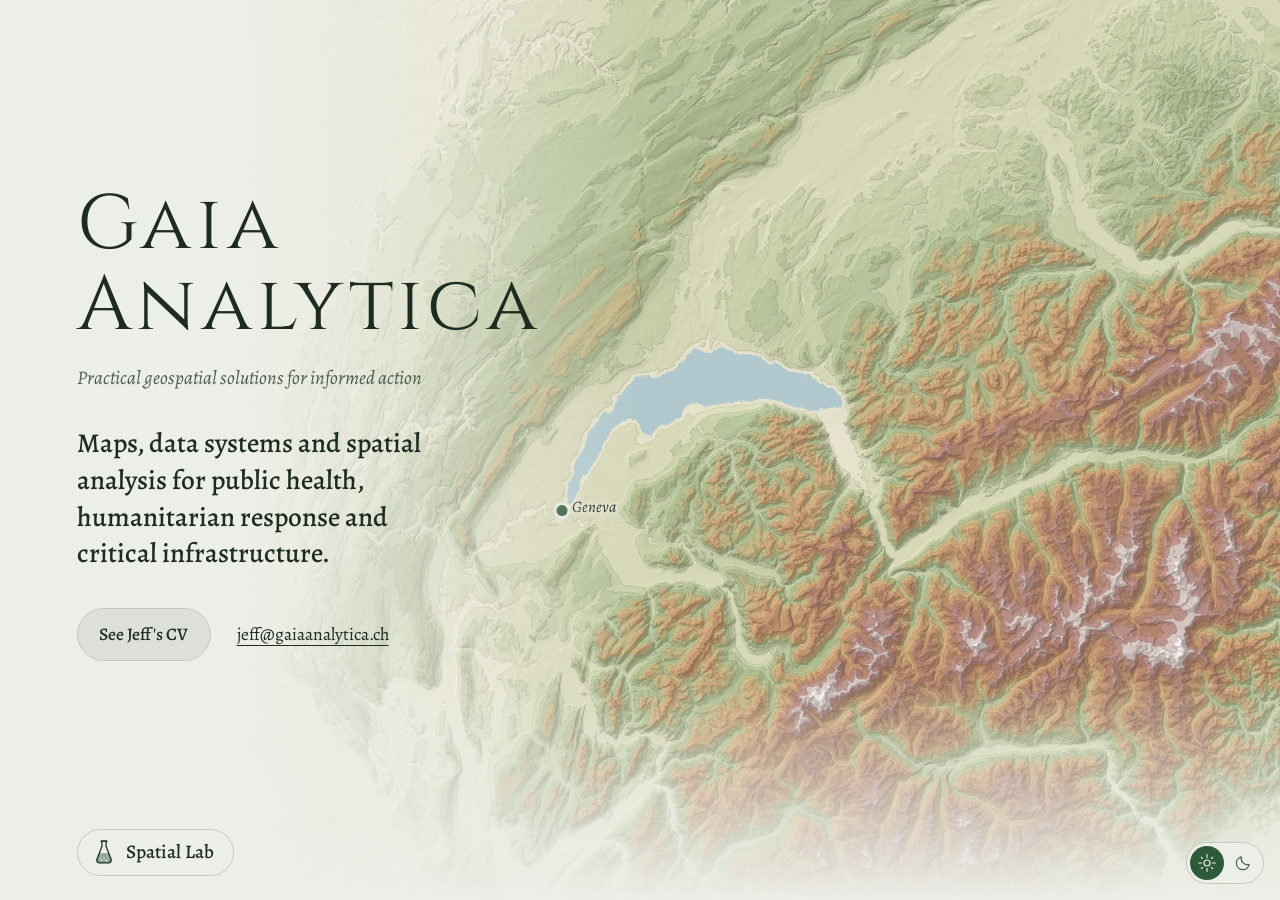
<file: index.html>
<!DOCTYPE html>
<html lang="en" data-theme="paper">
<head>

<meta charset="UTF-8">
<meta name="viewport" content="width=device-width, initial-scale=1.0">
<meta name="description" content="Practical geospatial solutions for informed action. GIS, data visualization and humanitarian mapping.">
<meta property="og:title" content="Gaia Analytica">
<meta property="og:description" content="Practical geospatial solutions for informed action.">
<meta property="og:url" content="https://gaiaanalytica.ch">
<meta property="og:type" content="website">
<meta property="og:image" content="https://gaiaanalytica.ch/og-image.jpg">
<title>Gaia Analytica</title>
<link rel="canonical" href="https://gaiaanalytica.ch/">
<link rel="icon" type="image/svg+xml" href="favicon.svg">
<link rel="preload" href="fonts/cinzel-normal-400.woff2" as="font" type="font/woff2" crossorigin>
<link rel="preload" href="fonts/alegreya-normal-400.woff2" as="font" type="font/woff2" crossorigin>
<link rel="stylesheet" href="fonts/fonts.css">
<style>
:root {
  --ground: #eceee8; --ink: #1d2b21; --ink-soft: #4b5b4f; --rule: #c3cabd;
  --forest: #2f5a3a; --ochre: #7a5a12; --water: #b6ccd3; --coast: rgba(29, 43, 33, 0.35);
  --relief-filter: none; --relief-blend: normal; --relief-opacity: 1; --fade: #eceee8;
  --serif: 'Alegreya', Georgia, serif; --display: 'Cinzel', serif;
}
:root[data-theme="dark"] {
  --ground: #0b120d; --ink: #e6e1cf; --ink-soft: #b4b8a4; --rule: #2a3a2d;
  --forest: #a9c47a; --ochre: #d8b862; --water: #1a2f36; --coast: rgba(200, 215, 170, 0.28);
  --relief-filter: none; --relief-blend: screen; --relief-opacity: 0.55; --fade: #0b120d;
}
* { margin: 0; padding: 0; box-sizing: border-box; }
html, body { height: 100%; }
body { background: var(--ground); color: var(--ink); font-family: var(--serif); font-size: 1.1875rem; line-height: 1.6; -webkit-font-smoothing: antialiased; overflow: hidden; }
a { color: inherit; }
:focus-visible { outline: 2px solid var(--forest); outline-offset: 3px; border-radius: 2px; }

/* light theme shows the layer-cake terrain, dark theme shows the original ink relief */
:root[data-theme="dark"] .map.cake { display: none; }
:root:not([data-theme="dark"]) .map.ink { display: none; }
.hero { --hh: 100svh; position: fixed; inset: 0; overflow: hidden; isolation: isolate; }
.map { --ratio: 2.348; --mw: max(118%, calc(var(--hh) * var(--ratio))); --gx: 0.465;
  position: absolute; top: 50%; transform: translateY(-50%); width: var(--mw); aspect-ratio: var(--ratio);
  left: clamp(calc(100% - var(--mw)), calc(58% - var(--gx) * var(--mw)), 0px); }
.map-inner { position: absolute; inset: 0; }
.map img { position: absolute; inset: 0; width: 100%; height: 100%; display: block; }
.relief { filter: var(--relief-filter); mix-blend-mode: var(--relief-blend); opacity: 0; transition: opacity 1.8s ease; }
.relief.on { opacity: var(--relief-opacity); }
.map svg { position: absolute; inset: 0; width: 100%; height: 100%; overflow: visible; }
.lake { fill: var(--water); stroke: var(--coast); stroke-width: 0.8; vector-effect: non-scaling-stroke; opacity: 0; transition: opacity 1.2s ease 0.6s; }
.on-lakes .lake { opacity: 1; }
.hero::after { content: ""; position: absolute; inset: 0; z-index: 1; pointer-events: none;
  background: linear-gradient(to right, var(--fade) 0%, var(--fade) 18%, transparent 50%), linear-gradient(to bottom, transparent 75%, var(--fade) 100%); }

.pin { position: absolute; transform: translate(-50%, -50%); z-index: 3; }
.dot { display: block; width: 11px; height: 11px; border-radius: 50%; background: var(--forest); box-shadow: 0 0 0 3px color-mix(in srgb, var(--ground) 80%, transparent); }
.lbl { font-weight: 400; position: absolute; left: 16px; top: -0.6em; white-space: nowrap; font-style: italic; font-size: 1rem; text-shadow: 0 0 6px var(--ground), 0 0 6px var(--ground), 0 0 2px var(--ground); }
.lbl small { display: block; font-size: 0.85rem; color: var(--ink-soft); }
.pin::before { content: ""; position: absolute; left: 50%; top: 50%; width: 11px; height: 11px; border-radius: 50%; border: 1.5px solid var(--forest); transform: translate(-50%, -50%); opacity: 0; }
.go .pin::before { animation: ripple 2.4s ease-out 1.6s 2; }
@keyframes ripple { 0% { opacity: .8; transform: translate(-50%,-50%) scale(1); } 100% { opacity: 0; transform: translate(-50%,-50%) scale(6); } }

.copy { position: relative; z-index: 2; height: 100%; padding: 0 clamp(1.25rem, 6vw, 5rem); padding-bottom: 6vh; max-width: 46rem; display: flex; flex-direction: column; justify-content: center; }
h1 { font-family: var(--display); font-weight: 400; font-size: clamp(2.4rem, 6vw, 5rem); line-height: 1.05; letter-spacing: 0.06em; }
.tag { margin-top: 1rem; font-style: italic; color: var(--ink-soft); font-size: 1.2rem; }
.what { margin-top: 2rem; font-size: clamp(1.3rem, 2.2vw, 1.7rem); line-height: 1.35; font-weight: 500; max-width: 28ch; }
.actions { margin-top: 2.25rem; display: flex; flex-wrap: wrap; gap: 0.9rem 1.6rem; align-items: baseline; }
.btn { display: inline-block; padding: 0.7rem 1.35rem; font-size: 1.1rem; font-weight: 500; text-decoration: none; color: var(--ink); border-radius: 999px; background: color-mix(in srgb, var(--ink) 7%, transparent); border: 1px solid var(--rule); transition: background 0.25s, border-color 0.25s; }
.btn:hover { background: color-mix(in srgb, var(--ink) 13%, transparent); border-color: var(--ink-soft); }
.textlink { font-size: 1.1rem; text-underline-offset: 5px; }

/* the lab: a labelled disclosure, so the beaker is not a mystery icon */
.lab { position: fixed; left: clamp(1.25rem, 6vw, 5rem); bottom: 1.5rem; z-index: 15; }
.lab button { display: inline-flex; align-items: center; gap: 0.7rem; font: inherit; font-size: 1.2rem; font-weight: 500; color: var(--ink); background: color-mix(in srgb, var(--ground) 82%, transparent); border: 1px solid var(--rule); border-radius: 999px; cursor: pointer; padding: 0.45rem 1.15rem 0.45rem 0.95rem; transition: border-color 0.2s, background 0.2s; }
.lab button:hover { border-color: var(--ink); background: var(--ground); }
.lab button svg { width: 22px; height: 26px; }
.lab .liquid { fill: var(--forest); fill-opacity: 0.45; }
.lab .bubble { fill: var(--ground); fill-opacity: 0.9; transform-box: fill-box; transform-origin: center; animation: labBubble 3.6s ease-in infinite; }
.lab .bubble.b2 { animation-delay: 1s; }
.lab .bubble.b3 { animation-delay: 2s; }
.lab button:hover .bubble, .lab.open .bubble { animation-duration: 1s; }
.lab button:hover svg, .lab.open button svg { animation: labShake 0.5s ease-in-out infinite; }
@keyframes labBubble { 0% { transform: translateY(0); opacity: 0; } 15% { opacity: 0.9; } 85% { opacity: 0.5; } 100% { transform: translateY(-16px); opacity: 0; } }
@keyframes labShake { 0%, 100% { transform: rotate(0deg) translateX(0); } 20% { transform: rotate(-3deg) translateX(-1px); } 40% { transform: rotate(2deg) translateX(1px); } 60% { transform: rotate(-2deg) translateX(-1px); } 80% { transform: rotate(3deg) translateX(1px); } }
/* the Spatial Lab panel: a map legend whose swatches are tiny strata, echoing the layer-tint terrain */
.lab-panel { position: absolute; bottom: 3.7rem; left: 0; width: max-content; min-width: 15rem; padding: 1rem 1.1rem 0.6rem; background: var(--ground); border: 1px solid var(--rule); border-radius: 6px; box-shadow: 0 14px 34px -18px color-mix(in srgb, var(--ink) 55%, transparent);
  visibility: hidden; clip-path: inset(100% 0 0 0 round 6px); transition: clip-path 0.42s cubic-bezier(0.2, 0.8, 0.2, 1), visibility 0s 0.42s; }
.lab.open .lab-panel { visibility: visible; clip-path: inset(0 round 6px); transition: clip-path 0.42s cubic-bezier(0.2, 0.8, 0.2, 1), visibility 0s; }
.lab-head { font-style: italic; color: var(--ink-soft); font-size: 0.98rem; padding-bottom: 0.6rem; margin-bottom: 0.3rem; border-bottom: 1px solid var(--rule); }
.lab-panel ul { list-style: none; }
.lab-panel a { display: grid; grid-template-columns: 48px 8.6rem minmax(0, 15rem); align-items: center; column-gap: 0.9rem; padding: 0.55rem 0.2rem; text-decoration: none; font-size: 1.2rem; font-weight: 500; }
.lab-panel .strata { width: 48px; height: 31px; flex: none; border-radius: 4px; overflow: hidden; border: 1px solid var(--rule); color: #1d2b21; }
.strata .glace { transform-box: fill-box; transform-origin: 50% 90%; transition: transform 0.35s cubic-bezier(0.2, 0.8, 0.2, 1); }
.lab-panel a:hover .glace, .lab-panel a:focus-visible .glace { transform: rotate(-4deg) scale(1.08); }
.strata .s1 { fill: var(--c1); } .strata .s2 { fill: var(--c2); } .strata .s3 { fill: var(--c3); }
/* each icon sits on the same layer-tint strata, carrying a small motif drawn from what the project does */
.strata .g { fill: none; stroke: currentColor; stroke-width: 1.15; stroke-linecap: round; stroke-linejoin: round; }
.strata .ice { fill: #eef5f6; stroke: currentColor; }
.strata .ghost { stroke-dasharray: 1.6 1.8; stroke-opacity: 0.55; }
.strata .tongue { transform-box: view-box; transform-origin: 6px 4px; transition: transform 0.5s cubic-bezier(0.2, 0.8, 0.2, 1); }
.strata .ring { transform-box: fill-box; transform-origin: center; transition: transform 0.5s cubic-bezier(0.2, 0.8, 0.2, 1); }
.strata .hit { fill: #a4532a; stroke: none; }
.strata .cell { fill: color-mix(in srgb, #f2eee2 85%, transparent); stroke: currentColor; stroke-width: 0.9; }
.strata .gone { fill: none; stroke: currentColor; stroke-width: 0.9; stroke-opacity: 0.55; }
.strata .q { font-family: Georgia, serif; font-size: 8.5px; font-weight: 700; fill: #f2eee2; text-anchor: middle; }
.strata .t-mid { transform: scale(0.82); }
.strata .tongue-in { transform: scale(0.64); }
.lab-panel a:hover .tongue-in, .lab-panel a:focus-visible .tongue-in { transform: scale(0.4); }
.lab-panel a:hover .ring-out, .lab-panel a:focus-visible .ring-out { transform: scale(0.68); }
.lab-panel a:hover .hit, .lab-panel a:focus-visible .hit { transform: translateY(-0.6px); }
.lab-panel a .txt { display: contents; }
.lab-panel a .nm { justify-self: start; line-height: 1.2; background: linear-gradient(currentColor, currentColor) 0 100% / 0 1px no-repeat; transition: background-size 0.3s ease; padding-bottom: 0.2rem; }
.lab-panel a:hover .nm, .lab-panel a:focus-visible .nm { background-size: 100% 1px; }
@media (max-width: 600px) {
  .lab-panel { max-width: calc(100vw - 2.5rem); }
  .lab-panel a { grid-template-columns: 48px minmax(0, 1fr); row-gap: 0.1rem; }
  .lab-panel a .strata, .lab-panel a img.glace { grid-row: 1 / span 2; }
  .lab-panel a small { grid-column: 2; }
}
.lab-panel a small { display: block; margin-top: 0; font-size: 0.92rem; font-weight: 400; font-style: italic; line-height: 1.3; color: var(--ink-soft); }
.lab-default { display: none; }
/* mouse users: the panel stays compact and the tagline appears in a reserved caption line as you hover; touch keeps them inline */
@media (hover: hover) and (pointer: fine) {
  .lab-panel { padding-bottom: 3.6rem; }
  .lab-panel a { grid-template-columns: 48px 8.6rem; }
  .lab-panel a small { position: absolute; left: 1.1rem; right: 1.1rem; bottom: 0.8rem; opacity: 0; transition: opacity 0.2s ease; pointer-events: none; }
  .lab-panel a:hover small, .lab-panel a:focus-visible small { opacity: 1; }
  .lab-default { display: block; position: absolute; left: 1.1rem; right: 1.1rem; bottom: 0.8rem; font-size: 0.92rem; font-style: italic; line-height: 1.3; color: var(--ink-soft); transition: opacity 0.2s ease; }
  .lab-panel:has(a:hover) .lab-default, .lab-panel:has(a:focus-visible) .lab-default { opacity: 0; }
}.lab-note { position: absolute; bottom: 2.4rem; }

/* light/dark switch: sun and moon side by side, the active one filled */
.theme { position: fixed; right: 1rem; bottom: 1rem; z-index: 60; display: inline-flex; padding: 3px; gap: 2px; border: 1px solid var(--rule); border-radius: 999px; background: var(--ground); color: var(--ink-soft); cursor: pointer; font: inherit; }
.theme .seg { display: grid; place-items: center; width: 34px; height: 34px; border-radius: 50%; transition: background 0.2s, color 0.2s; }
.theme .seg svg { width: 20px; height: 20px; }
.theme[aria-checked="false"] .seg-light, .theme[aria-checked="true"] .seg-dark { background: var(--forest); color: var(--ground); }
.theme:hover { color: var(--ink); border-color: var(--ink-soft); }

@media (max-width: 860px) {
  .map { --hh: 52svh; position: relative; top: auto; transform: none; left: auto; width: 100%; height: var(--hh); aspect-ratio: auto; overflow: hidden; }
  .map-inner { inset: auto; top: 0; height: 100%; width: calc(var(--hh) * var(--ratio)); left: calc(24% - var(--gx) * var(--hh) * var(--ratio)); }
  .hero { overflow-y: auto; }
  .hero::after { background: linear-gradient(to bottom, transparent calc(52svh * 0.55), var(--fade) calc(52svh * 0.95)); }
  .copy { height: auto; margin-top: -3rem; padding-bottom: 5rem; max-width: none; justify-content: flex-start; }
}
.lakeimg { opacity: 0; transition: opacity 1.2s ease 0.6s; pointer-events: none; }
.on-lakes .lakeimg { opacity: 1; }
@media (prefers-reduced-motion: reduce) { .relief, .lake, .lakeimg { transition: none; } .go .pin::before { animation: none; } .lab .bubble, .lab svg { animation: none !important; } }
</style>
</head>
<body>

<main class="hero" id="hero">
  <div class="map cake" id="heroMap">
    <div class="map-inner" id="heroInner">
      <img class="relief" id="heroRelief" src="img/layer-cake.webp" alt="" decoding="async">
      <svg id="heroSvg" aria-hidden="true"></svg>
      <span class="pin" id="genevaPin"><i class="dot"></i><b class="lbl">Geneva</b></span>
    </div>
  </div>
  <div class="map ink" id="heroMapD">
    <div class="map-inner" id="heroInnerD">
      <img class="relief" id="heroReliefD" src="img/dark-ink.webp" alt="" decoding="async" loading="lazy">
      <img class="lakeimg" src="img/dark-lake.webp" alt="" decoding="async" loading="lazy">
      <svg id="heroSvgD" aria-hidden="true"></svg>
      <span class="pin" id="genevaPinD"><i class="dot"></i><b class="lbl">Geneva</b></span>
    </div>
  </div>
  <div class="copy">
    <h1>Gaia Analytica</h1>
    <p class="tag">Practical geospatial solutions for informed action</p>
    <p class="what">Maps, data systems and spatial analysis for public health, humanitarian response and critical infrastructure.</p>
    <div class="actions">
      <a class="btn" href="cv.html">See Jeff's CV</a>
      <a class="textlink" href="mailto:jeff@gaiaanalytica.ch">jeff@gaiaanalytica.ch</a>
    </div>
  </div>
</main>

<div class="lab" id="lab">
  <div class="lab-panel" id="labList">
    <p class="lab-head">Side projects</p>
    <ul>
      <li><a href="https://moraine.gaiaanalytica.ch" target="_blank" rel="noopener" style="--c1:#7ea5b8;--c2:#628ba1;--c3:#4a738a"><svg class="strata" viewBox="0 0 40 26" aria-hidden="true"><path class="s1" d="M0 0H40V26H0Z"/><path class="s2" d="M0 12C8 9 14 14 22 11S34 10 40 12V30H0Z"/><path class="s3" d="M0 19C9 16 15 21 23 18S35 17 40 19V30H0Z"/><image class="glace" href="img/glace.webp" x="7.4" y="1.2" width="25.2" height="24"/></svg><span class="txt"><span class="nm">Moraine</span><small>A conversation with Switzerland's vanishing glaciers</small></span></a></li>
      <li><a href="https://gaiaanalytica.ch/geotrace" target="_blank" rel="noopener" style="--c1:#d8d8b8;--c2:#c2cba0;--c3:#a9b886"><svg class="strata" viewBox="0 0 40 26" aria-hidden="true"><path class="s1" d="M0 0H40V26H0Z"/><path class="s2" d="M0 12C8 9 14 14 22 11S34 10 40 12V30H0Z"/><path class="s3" d="M0 19C9 16 15 21 23 18S35 17 40 19V30H0Z"/><circle class="g ghost ring ring-out" cx="20" cy="13" r="10"/><circle class="g" cx="20" cy="13" r="5.2"/><path class="g" d="M20 5.5V9.5M20 16.5V20.5M12.5 13H16.5M23.5 13H27.5"/><circle class="hit" cx="20" cy="13" r="1.9"/></svg><span class="txt"><span class="nm">GeoTrace</span><small>Humanitarian geocoder</small></span></a></li>
      <li><a href="https://gaiaanalytica.ch/GuessWhere" target="_blank" rel="noopener" style="--c1:#e0cfa8;--c2:#cfae82;--c3:#bc9172"><svg class="strata" viewBox="0 0 40 26" aria-hidden="true"><path class="s1" d="M0 0H40V26H0Z"/><path class="s2" d="M0 12C8 9 14 14 22 11S34 10 40 12V30H0Z"/><path class="s3" d="M0 19C9 16 15 21 23 18S35 17 40 19V30H0Z"/><rect class="cell" x="3.6" y="3.4" width="7" height="8.4" rx="1"/><path class="gone" d="M5.0 5.0L9.2 10.2M9.2 5.0L5.0 10.2"/><rect class="cell" x="12.2" y="3.4" width="7" height="8.4" rx="1"/><rect class="cell" x="20.8" y="3.4" width="7" height="8.4" rx="1"/><rect class="cell" x="29.4" y="3.4" width="7" height="8.4" rx="1"/><path class="gone" d="M30.799999999999997 5.0L35.0 10.2M35.0 5.0L30.799999999999997 10.2"/><rect class="cell" x="3.6" y="14.2" width="7" height="8.4" rx="1"/><rect class="cell" x="12.2" y="14.2" width="7" height="8.4" rx="1"/><path class="gone" d="M13.6 15.799999999999999L17.799999999999997 21.0M17.799999999999997 15.799999999999999L13.6 21.0"/><rect class="hit" x="20.8" y="14.2" width="7" height="8.4" rx="1"/><text class="q" x="24.3" y="20.799999999999997">?</text><rect class="cell" x="29.4" y="14.2" width="7" height="8.4" rx="1"/></svg><span class="txt"><span class="nm">Guess Where?</span><small>A geography deduction game</small></span></a></li>
    </ul>
    <p class="lab-default">Experiments in maps, data and AI</p>
  </div>
  <button type="button" id="labBtn" aria-expanded="false" aria-controls="labList">
    <svg viewBox="0 0 40 50" fill="none" aria-hidden="true">
      <defs><clipPath id="flaskClip"><path d="M16 4 L16 14 L6 40 Q6 46 12 46 L28 46 Q34 46 34 40 L24 14 L24 4 Z"/></clipPath></defs>
      <rect class="liquid" x="6" y="27" width="28" height="19" clip-path="url(#flaskClip)"/>
      <circle class="bubble b1" cx="15" cy="40" r="1.6" clip-path="url(#flaskClip)"/>
      <circle class="bubble b2" cx="20" cy="38" r="1.3" clip-path="url(#flaskClip)"/>
      <circle class="bubble b3" cx="25" cy="41" r="1.8" clip-path="url(#flaskClip)"/>
      <path d="M16 4 L16 14 L6 40 Q6 46 12 46 L28 46 Q34 46 34 40 L24 14 L24 4 Z" stroke="currentColor" stroke-width="2.4" stroke-linejoin="round"/>
      <line x1="14" y1="4" x2="26" y2="4" stroke="currentColor" stroke-width="2.4" stroke-linecap="round"/>
    </svg>
    Spatial Lab
  </button>
</div>

<button class="theme" id="themeBtn" type="button" role="switch" aria-checked="false" aria-label="Dark mode" title="Switch between light and dark">
  <span class="seg seg-light" aria-hidden="true"><svg viewBox="0 0 24 24" fill="none" stroke="currentColor" stroke-width="1.4" stroke-linecap="round"><circle cx="12" cy="12" r="3.6"/><path d="M12 5.5V2M12 18.5V22M5.5 12H2M18.5 12H22M17.4 6.6l1.4-1.4M6.6 6.6L5.2 5.2M17.4 17.4l1.4 1.4M6.6 17.4l-1.4 1.4"/></svg></span>
  <span class="seg seg-dark" aria-hidden="true"><svg viewBox="0 0 24 24" fill="none" stroke="currentColor" stroke-width="1.4" stroke-linejoin="round"><path d="M19.4 14A7.8 7.8 0 0 1 10 4.6a7.8 7.8 0 1 0 9.4 9.4z"/></svg></span>
</button>

<script>
(function () {
  /* Layer-cake terrain (Lake Geneva and the Alps), 2400 x 1600 px; Geneva sits at 37.2% across, 56.0% down. The lake is baked into the image. */
  var NS = 'http://www.w3.org/2000/svg';
  var cake = { w: 2400, h: 1600, lakes: [], pins: { geneva: { x: 892.9, y: 896 } } };
  var ink = cake; /* dark map is rendered on exactly the same extent, so the two themes line up */

  function setup(hero, sfx) {
    var g = hero.pins.geneva, hm = document.getElementById('heroMap' + sfx);
    hm.style.setProperty('--gx', (g.x / hero.w).toFixed(4));
    hm.style.setProperty('--ratio', (hero.w / hero.h).toFixed(4));
    var img = document.getElementById('heroRelief' + sfx); img.width = hero.w; img.height = hero.h;
    var svg = document.getElementById('heroSvg' + sfx); svg.setAttribute('viewBox', '0 0 ' + hero.w + ' ' + hero.h); svg.setAttribute('preserveAspectRatio', 'none');
    hero.lakes.forEach(function (d) { var p = document.createElementNS(NS, 'path'); p.setAttribute('d', d); p.setAttribute('class', 'lake'); svg.appendChild(p); });
    var gp = document.getElementById('genevaPin' + sfx);
    gp.style.left = (g.x / hero.w * 100) + '%'; gp.style.top = (g.y / hero.h * 100) + '%';
    function go() { img.classList.add('on'); document.getElementById('hero').classList.add('on-lakes', 'go'); }
    if (img.complete) { requestAnimationFrame(go); } else { img.addEventListener('load', go); img.addEventListener('error', go); }
  }
  setup(cake, '');
  setup(ink, 'D');

  var lab = document.getElementById('lab'), lb = document.getElementById('labBtn');
  lb.addEventListener('click', function () { var o = lab.classList.toggle('open'); lb.setAttribute('aria-expanded', o); });
  document.addEventListener('keydown', function (e) { if (e.key === 'Escape') { lab.classList.remove('open'); lb.setAttribute('aria-expanded', 'false'); } });
  document.addEventListener('click', function (e) { if (lab.classList.contains('open') && !lab.contains(e.target)) { lab.classList.remove('open'); lb.setAttribute('aria-expanded', 'false'); } });

  var btn = document.getElementById('themeBtn'), root = document.documentElement;
  function setTheme(dark) { root.setAttribute('data-theme', dark ? 'dark' : 'paper'); btn.setAttribute('aria-checked', dark ? 'true' : 'false'); }
  btn.addEventListener('click', function () { setTheme(root.getAttribute('data-theme') !== 'dark'); });
  if (/theme=dark/.test(location.search)) setTheme(true);
})();
</script>
</body>
</html>
</file>
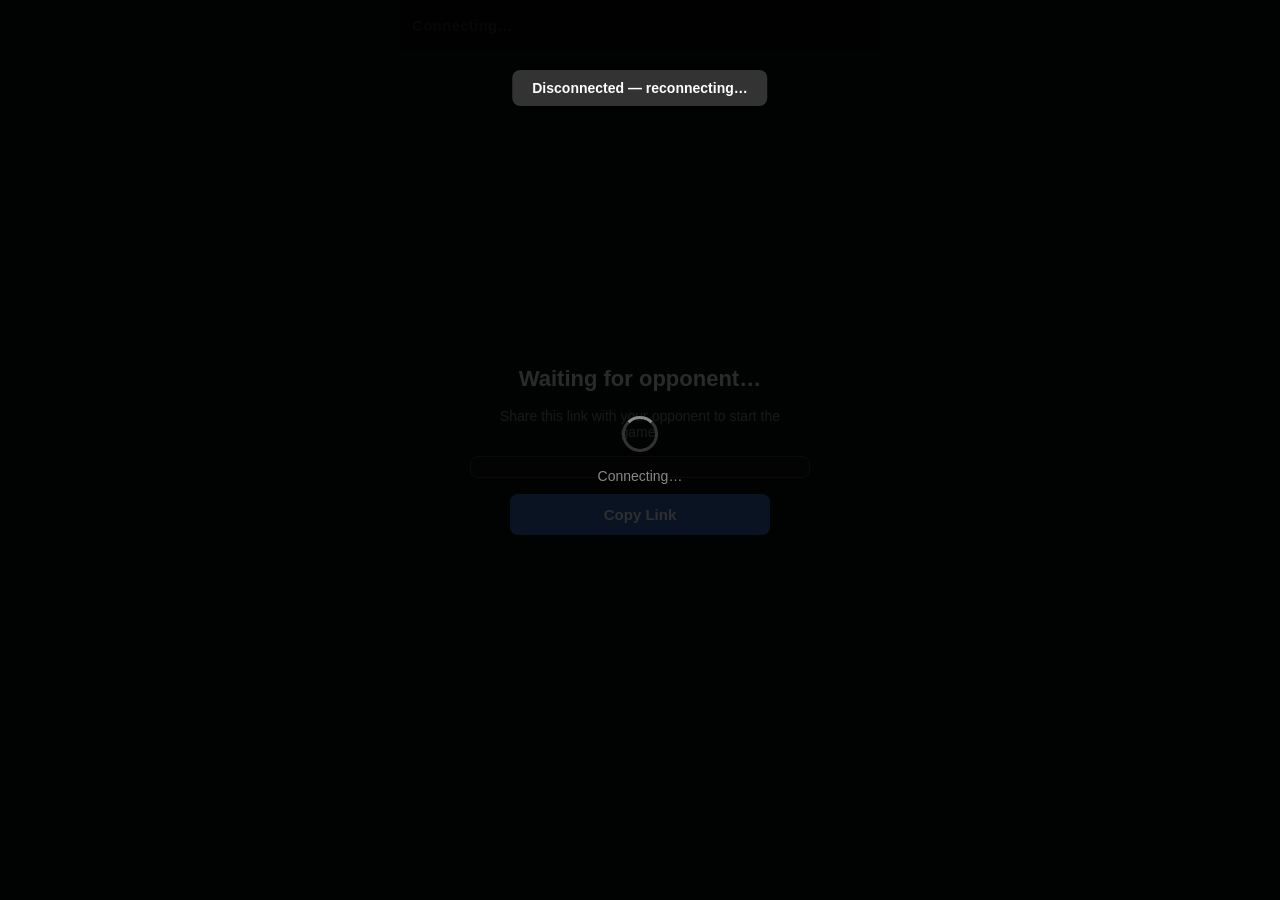
<file: kamon/index.html>
<!DOCTYPE html>
<html lang="en">
<head>
<meta charset="UTF-8">
<meta name="viewport" content="width=device-width, initial-scale=1.0, user-scalable=no">
<title>Kamon</title>
<style>
*, *::before, *::after { box-sizing: border-box; margin: 0; padding: 0; }

:root {
  --c-red:    #d94040;
  --c-orange: #d97820;
  --c-yellow: #c8a800;
  --c-green:  #2e9048;
  --c-teal:   #1a8888;
  --c-blue:   #2858a8;
  --c-bg:     #2d5a4a;
  --c-panel:  #242424;
  --c-border: #3a3a3a;
  --c-text:   #e8e8e8;
  --c-muted:  #888;
  --c-p1:     #e8e8e8;
  --c-p2:     #aaaaaa;
}

html, body {
  height: 100%;
  background: var(--c-bg);
  color: var(--c-text);
  font-family: -apple-system, BlinkMacSystemFont, 'Segoe UI', sans-serif;
  overflow: hidden;
}

#app {
  display: flex;
  flex-direction: column;
  height: 100vh;
  max-width: 480px;
  margin: 0 auto;
}

/* ── Top bar ── */
#topbar {
  flex: 0 0 auto;
  display: flex;
  align-items: center;
  justify-content: space-between;
  padding: 8px 12px;
  background: var(--c-panel);
  border-bottom: 1px solid var(--c-border);
  min-height: 52px;
}
#turn-label {
  font-size: 15px;
  font-weight: 600;
  letter-spacing: 0.02em;
}
#turn-label.your-turn { color: #a0e880; }
#turn-label.their-turn { color: var(--c-muted); }
#constraint-badge {
  display: flex;
  align-items: center;
  gap: 6px;
  font-size: 12px;
  color: var(--c-muted);
}
.constraint-swatch {
  width: 18px; height: 18px;
  border-radius: 3px;
  border: 1px solid rgba(255,255,255,0.2);
  display: inline-block;
}
.constraint-sym {
  width: 20px; height: 20px;
}

/* ── Board ── */
#board-wrap {
  flex: 1 1 0;
  display: flex;
  align-items: center;
  justify-content: center;
  padding: 4px;
  overflow: hidden;
}
#board {
  max-width: 100%;
  max-height: 100%;
  touch-action: manipulation;
}

/* Hex base styles */
.hex-bg {
  stroke: rgba(0,0,0,0.35);
  stroke-width: 0.04;
  cursor: default;
  transition: opacity 0.15s;
}
.hex-sym {
  pointer-events: none;
}
.hex-group {
  cursor: default;
}
.hex-group.clickable {
  cursor: pointer;
}
.hex-group.clickable .hex-bg:hover {
  opacity: 0.85;
}

/* Valid-move ring: invisible (tiles are clickable but not highlighted) */
.valid-ring {
  fill: none;
  stroke: #ffe060;
  stroke-width: 0.12;
  pointer-events: none;
  opacity: 0;
}

/* Last-claimed gold ring: same grow-shrink pulse as the old valid-move ring */
.claimed-ring {
  fill: none;
  stroke-width: 0.10;
  pointer-events: none;
  opacity: 0;
}
.hex-group.last-claimed .claimed-ring {
  opacity: 1;
  animation: pulse-claimed 1.1s ease-in-out infinite;
}
@keyframes pulse-claimed {
  0%,100% { stroke-opacity: 1; stroke-width: 0.10; }
  50%      { stroke-opacity: 0.4; stroke-width: 0.18; }
}

/* ── Win reveal bar ── */
#win-reveal {
  display: none;
  position: fixed;
  bottom: 0; left: 0; right: 0;
  background: rgba(10,10,10,0.93);
  color: #f0f0f0;
  padding: 14px 18px;
  flex-direction: row;
  align-items: center;
  justify-content: space-between;
  gap: 12px;
  z-index: 50;
  border-top: 1px solid rgba(255,255,255,0.14);
  min-height: 68px;
  box-sizing: border-box;
}
#win-reveal-text { display: flex; flex-direction: column; gap: 3px; }
#win-reveal-title { font-size: 15px; font-weight: 700; }
#win-reveal-desc  { font-size: 12px; color: #bbb; line-height: 1.4; }
#win-reveal .btn  { flex-shrink: 0; padding: 9px 16px; font-size: 13px; }
#board-wrap.win-reveal-mode { padding-bottom: 68px; }
.win-reveal-mode .hex-group:not(.win-tile):not(.win-enclosed) { opacity: 0.25; }
.win-reveal-mode .hex-group.win-tile .valid-ring {
  opacity: 1;
  stroke: #ffd700;
  stroke-width: 0.14;
  animation: pulse-win 0.9s ease-in-out infinite;
}
.win-reveal-mode .hex-group.win-enclosed { opacity: 0.55; }
@keyframes pulse-win {
  0%,100% { stroke-opacity: 1;   stroke-width: 0.14; }
  50%      { stroke-opacity: 0.5; stroke-width: 0.22; }
}

/* Player-claim fills — no filter, colour stays true */
.claimed-badge {
  pointer-events: none;
}


/* ── Overlays ── */
.overlay {
  position: fixed; inset: 0;
  background: rgba(0,0,0,0.82);
  display: flex;
  flex-direction: column;
  align-items: center;
  justify-content: center;
  gap: 16px;
  z-index: 100;
  padding: 24px;
  text-align: center;
}
.overlay h2 { font-size: 22px; font-weight: 700; }
.overlay p  { font-size: 14px; color: var(--c-muted); max-width: 300px; }

.url-box {
  background: #111;
  border: 1px solid var(--c-border);
  border-radius: 8px;
  padding: 10px 14px;
  font-family: monospace;
  font-size: 13px;
  word-break: break-all;
  color: #a0d0ff;
  max-width: 340px;
  width: 100%;
}
.btn {
  padding: 12px 28px;
  border: none;
  border-radius: 8px;
  font-size: 15px;
  font-weight: 600;
  cursor: pointer;
  background: #3a6abf;
  color: #fff;
  width: 100%;
  max-width: 260px;
}
.btn:active { opacity: 0.8; }
.btn.copied { background: #2a7a4a; }

/* ── Toast ── */
#toast {
  position: fixed;
  top: 70px;
  left: 50%;
  transform: translateX(-50%) translateY(-20px);
  background: #333;
  color: #fff;
  padding: 10px 20px;
  border-radius: 8px;
  font-size: 14px;
  font-weight: 600;
  pointer-events: none;
  opacity: 0;
  transition: opacity 0.3s, transform 0.3s;
  z-index: 200;
  white-space: nowrap;
  max-width: 90vw;
}
#toast.show {
  opacity: 1;
  transform: translateX(-50%) translateY(0);
}

/* ── Win overlay ── */
#win-overlay { display: none; }
#win-overlay.show { display: flex; }
#win-overlay h2 { font-size: 28px; }
.win-msg-p1 { color: var(--c-p1); }
.win-msg-p2 { color: var(--c-p2); }
.win-msg-draw { color: #aaa; }
#rematch-status { display: none; font-size: 13px; color: var(--c-muted); }

/* ── Connecting overlay ── */
#conn-overlay .spin {
  width: 36px; height: 36px;
  border: 3px solid #333;
  border-top-color: #888;
  border-radius: 50%;
  animation: spin 0.8s linear infinite;
}
@keyframes spin { to { transform: rotate(360deg); } }
</style>
</head>
<body>
<div id="app">
  <header id="topbar">
    <span id="turn-label">Connecting…</span>
    <div id="constraint-badge" style="display:none">
      <span>Next:</span>
      <span class="constraint-swatch" id="cb-color"></span>
      <svg class="constraint-sym" id="cb-sym" viewBox="0 0 100 100" xmlns="http://www.w3.org/2000/svg"></svg>
      <span id="cb-text"></span>
    </div>
  </header>

  <div id="board-wrap">
    <svg id="board" xmlns="http://www.w3.org/2000/svg"
         viewBox="-8 -8.5 16 17"
         preserveAspectRatio="xMidYMid meet">
      <defs>
        <!-- ── Symbol definitions (drawn in currentColor) ── -->

        <!-- Sunflower: 16 narrow pointed petals + dark seed-head with dot rings -->
        <symbol id="sym-sunflower" viewBox="0 0 100 100">
          <g transform="translate(50,50)">
            <g fill="currentColor">
              <path d="M0,-20 Q8,-31 0,-43 Q-8,-31 0,-20Z"/>
              <path d="M0,-20 Q8,-31 0,-43 Q-8,-31 0,-20Z" transform="rotate(22.5)"/>
              <path d="M0,-20 Q8,-31 0,-43 Q-8,-31 0,-20Z" transform="rotate(45)"/>
              <path d="M0,-20 Q8,-31 0,-43 Q-8,-31 0,-20Z" transform="rotate(67.5)"/>
              <path d="M0,-20 Q8,-31 0,-43 Q-8,-31 0,-20Z" transform="rotate(90)"/>
              <path d="M0,-20 Q8,-31 0,-43 Q-8,-31 0,-20Z" transform="rotate(112.5)"/>
              <path d="M0,-20 Q8,-31 0,-43 Q-8,-31 0,-20Z" transform="rotate(135)"/>
              <path d="M0,-20 Q8,-31 0,-43 Q-8,-31 0,-20Z" transform="rotate(157.5)"/>
              <path d="M0,-20 Q8,-31 0,-43 Q-8,-31 0,-20Z" transform="rotate(180)"/>
              <path d="M0,-20 Q8,-31 0,-43 Q-8,-31 0,-20Z" transform="rotate(202.5)"/>
              <path d="M0,-20 Q8,-31 0,-43 Q-8,-31 0,-20Z" transform="rotate(225)"/>
              <path d="M0,-20 Q8,-31 0,-43 Q-8,-31 0,-20Z" transform="rotate(247.5)"/>
              <path d="M0,-20 Q8,-31 0,-43 Q-8,-31 0,-20Z" transform="rotate(270)"/>
              <path d="M0,-20 Q8,-31 0,-43 Q-8,-31 0,-20Z" transform="rotate(292.5)"/>
              <path d="M0,-20 Q8,-31 0,-43 Q-8,-31 0,-20Z" transform="rotate(315)"/>
              <path d="M0,-20 Q8,-31 0,-43 Q-8,-31 0,-20Z" transform="rotate(337.5)"/>
            </g>
            <circle r="20" fill="currentColor"/>
            <circle r="17" fill="rgba(0,0,0,0.45)"/>
            <circle cx="0"   cy="-8"  r="2.5" fill="rgba(255,255,255,0.5)"/>
            <circle cx="7"   cy="-4"  r="2.5" fill="rgba(255,255,255,0.5)"/>
            <circle cx="7"   cy="4"   r="2.5" fill="rgba(255,255,255,0.5)"/>
            <circle cx="0"   cy="8"   r="2.5" fill="rgba(255,255,255,0.5)"/>
            <circle cx="-7"  cy="4"   r="2.5" fill="rgba(255,255,255,0.5)"/>
            <circle cx="-7"  cy="-4"  r="2.5" fill="rgba(255,255,255,0.5)"/>
            <circle cx="0"   cy="-13" r="2"   fill="rgba(255,255,255,0.35)"/>
            <circle cx="7"   cy="-11" r="2"   fill="rgba(255,255,255,0.35)"/>
            <circle cx="11"  cy="-6"  r="2"   fill="rgba(255,255,255,0.35)"/>
            <circle cx="13"  cy="0"   r="2"   fill="rgba(255,255,255,0.35)"/>
            <circle cx="11"  cy="6"   r="2"   fill="rgba(255,255,255,0.35)"/>
            <circle cx="7"   cy="11"  r="2"   fill="rgba(255,255,255,0.35)"/>
            <circle cx="0"   cy="13"  r="2"   fill="rgba(255,255,255,0.35)"/>
            <circle cx="-7"  cy="11"  r="2"   fill="rgba(255,255,255,0.35)"/>
            <circle cx="-11" cy="6"   r="2"   fill="rgba(255,255,255,0.35)"/>
            <circle cx="-13" cy="0"   r="2"   fill="rgba(255,255,255,0.35)"/>
            <circle cx="-11" cy="-6"  r="2"   fill="rgba(255,255,255,0.35)"/>
            <circle cx="-7"  cy="-11" r="2"   fill="rgba(255,255,255,0.35)"/>
          </g>
        </symbol>

        <!-- Mountains: two peaks (scaled to fill tile) -->
        <symbol id="sym-mountains" viewBox="0 0 100 100">
          <g transform="translate(46,52) scale(1.35)" fill="currentColor">
            <polygon points="-26,16 -10,-14 6,16"/>
            <polygon points="0,16 16,-18 32,16"/>
            <polygon points="-10,-14 -14,-7 -6,-7" fill="#c8e8ff"/>
            <polygon points="16,-18 13,-11 19,-11" fill="#c8e8ff"/>
          </g>
        </symbol>

        <!-- Basel crest / Baselstab crozier -->
        <symbol id="sym-basel" viewBox="176 276 401 700">
          <g transform="translate(0,1204) scale(0.1,-0.1)" fill="currentColor" stroke="none">
            <path d="M3050 8760 c-377 -80 -760 -397 -879 -726 -68 -188 -88 -489 -43
-667 76 -305 278 -539 518 -602 76 -20 268 -20 353 0 158 38 286 135 351 268
44 90 66 288 42 372 -36 125 -85 188 -180 232 -66 31 -164 30 -227 -3 -50 -26
-105 -96 -105 -134 0 -25 4 -29 42 -35 61 -11 88 -42 88 -106 0 -46 -4 -55
-39 -90 -127 -127 -299 100 -237 313 37 129 166 254 303 294 93 27 212 16 293
-26 101 -53 207 -165 259 -271 70 -146 94 -256 94 -444 1 -179 -14 -282 -68
-480 -18 -67 -36 -138 -40 -158 l-7 -37 655 0 c399 0 658 4 662 9 13 22 17
366 6 529 -25 364 -95 653 -222 922 -207 435 -627 769 -1066 845 -126 22 -441
19 -553 -5z"/>
            <path d="M3334 6386 c-82 -36 -103 -145 -40 -214 l34 -37 885 -3 c952 -3 941
-3 979 49 24 32 29 115 9 151 -7 14 -30 35 -51 47 -38 21 -38 21 -911 21 -709
-1 -880 -3 -905 -14z"/>
            <path d="M3103 6060 c-43 -26 -53 -48 -53 -115 0 -68 30 -106 98 -124 29 -8
353 -11 1114 -9 1061 3 1073 3 1108 23 85 50 88 175 5 222 l-40 23 -1100 0
c-1072 0 -1101 -1 -1132 -20z"/>
            <path d="M3748 5760 l-496 -5 -26 -24 c-53 -50 -26 -152 44 -171 29 -8 322 -9
1001 -4 1094 8 999 -1 1007 96 l4 56 -43 29 -43 28 -475 0 c-262 1 -700 -2
-973 -5z"/>
            <path d="M3370 5483 c0 -7 -29 -165 -155 -838 -13 -71 -53 -286 -89 -476 -36
-190 -68 -370 -71 -400 -3 -30 -10 -63 -15 -74 -11 -25 -146 -757 -155 -842
-5 -41 -3 -63 3 -63 6 0 170 119 364 264 l352 264 28 -22 c14 -11 97 -97 184
-191 255 -277 311 -335 322 -335 6 0 25 19 43 43 18 23 85 96 149 162 64 66
154 162 200 214 47 52 98 102 114 112 l29 17 196 -147 c337 -254 511 -381 521
-381 6 0 8 17 4 43 -15 104 -375 2034 -474 2542 -11 55 -20 103 -20 108 0 4
-344 7 -765 7 -421 0 -765 -3 -765 -7z"/>
          </g>
        </symbol>

        <!-- Cow: detailed silhouette -->
        <symbol id="sym-cow" viewBox="107 -4 611 441">
          <g transform="translate(0,436) scale(0.1,-0.1)" fill="currentColor" stroke="none">
            <path d="M5919 3814 c-16 -19 -85 -54 -157 -80 -65 -22 -120 -67 -138 -110
-35 -85 2 -162 73 -151 52 9 63 23 63 82 0 58 11 71 110 138 38 25 79 90 80
125 0 17 -15 15 -31 -4z"/>
            <path d="M5300 3582 c-33 -16 -35 -20 -34 -63 4 -118 111 -219 233 -219 27 0
32 -3 21 -10 -42 -27 -157 3 -210 55 l-37 36 -79 -25 c-147 -47 -213 -51 -371
-26 -179 29 -270 24 -513 -29 -324 -71 -373 -76 -685 -76 -279 1 -583 19 -800
50 -599 84 -808 16 -901 -290 -17 -54 -19 -103 -19 -495 l0 -435 -27 -62 c-77
-175 -81 -188 -86 -270 -5 -86 2 -133 18 -133 6 0 10 13 10 29 0 17 5 33 10
36 6 4 10 -6 10 -23 0 -16 5 -54 11 -84 8 -39 8 -69 1 -104 -13 -61 -9 -65 29
-28 42 40 87 137 98 209 5 33 9 47 10 30 2 -56 18 -63 32 -14 23 78 17 194
-14 283 l-28 78 11 417 c11 446 18 517 55 598 27 59 111 123 162 123 26 0 25
-2 -19 -30 -166 -104 -186 -310 -79 -793 91 -409 91 -485 -1 -676 l-41 -84 9
-101 c11 -128 11 -554 0 -623 -8 -50 -8 -51 22 -67 37 -19 42 -32 42 -105 0
-78 16 -93 112 -99 152 -9 186 21 126 114 -78 123 -82 139 -83 349 0 224 12
273 101 428 30 50 91 164 136 252 136 266 250 350 433 316 85 -16 86 -27 2
-23 -87 5 -126 -6 -203 -56 -72 -47 -122 -120 -234 -345 l-74 -149 17 -41 c9
-23 41 -99 71 -169 67 -153 95 -247 103 -351 6 -81 13 -93 53 -99 25 -3 28
-11 46 -105 7 -37 111 -54 219 -35 58 10 56 33 -10 127 -184 261 -244 540
-163 755 19 52 50 146 68 208 19 62 39 112 45 112 7 0 60 -22 118 -49 210 -99
406 -151 566 -151 85 0 182 14 451 66 174 34 194 36 338 32 176 -5 165 -14
127 105 -20 63 -25 97 -24 175 2 151 14 176 21 42 5 -94 11 -131 37 -204 45
-125 68 -230 86 -386 9 -74 27 -191 41 -260 24 -116 26 -137 19 -288 -6 -151
-5 -162 12 -168 43 -13 48 -21 54 -88 7 -88 17 -97 115 -103 162 -10 196 20
130 113 -83 116 -95 138 -117 217 -31 113 -32 248 -2 337 16 49 24 109 32 250
11 190 40 355 76 435 25 55 31 23 12 -58 -9 -34 -19 -90 -22 -124 -8 -75 -6
-75 82 -34 116 55 162 121 253 362 102 270 283 570 377 624 62 35 62 36 21 54
-45 20 -106 78 -129 124 -31 60 -17 65 26 8 85 -111 151 -135 362 -133 114 1
161 -2 187 -13 63 -27 107 -20 177 28 82 56 99 81 106 150 l6 58 -43 37 c-155
132 -253 238 -287 310 -26 54 -48 83 -86 115 -29 23 -75 66 -103 96 -47 49
-57 54 -96 55 l-43 1 0 -49 c-1 -67 -38 -101 -102 -93 -37 4 -52 13 -102 64
-86 88 -196 118 -281 75z m193 -69 c31 -18 86 -103 87 -132 0 -8 -23 11 -51
42 -57 64 -84 81 -147 92 -25 4 -40 11 -36 17 10 16 109 2 147 -19z"/>
            <path d="M4357 1618 c2 -51 8 -146 13 -210 16 -187 12 -271 -18 -415 l-28
-132 28 -21 c25 -18 28 -27 28 -78 0 -91 8 -96 139 -100 135 -5 138 0 76 107
-75 127 -88 313 -34 461 35 97 38 147 14 299 -22 146 -23 149 -53 155 -31 6
-154 26 -163 26 -4 0 -5 -42 -2 -92z"/>
          </g>
        </symbol>

        <!-- Fastenwahe: scored oval bread with caraway seeds -->
        <symbol id="sym-fastenwahe" viewBox="0 0 100 100">
          <g transform="translate(50,50) scale(1.5)">
            <path fill-rule="evenodd" fill="currentColor"
                  d="M0,-19 Q18,-14 26,-2 Q28,0 26,2 Q18,14 0,19 Q-18,14 -26,2 Q-28,0 -26,-2 Q-18,-14 0,-19 Z
                     M 1.51,-9.09 A 3.2,5.5,-20,0,1,-4.51,-6.91 A 3.2,5.5,-20,0,1,1.51,-9.09 Z
                     M 16.01,-1.09 A 3.2,5.5,-20,0,1,9.99,1.09 A 3.2,5.5,-20,0,1,16.01,-1.09 Z
                     M 4.51,6.91 A 3.2,5.5,-20,0,1,-1.51,9.09 A 3.2,5.5,-20,0,1,4.51,6.91 Z
                     M -9.99,-1.09 A 3.2,5.5,-20,0,1,-16.01,1.09 A 3.2,5.5,-20,0,1,-9.99,-1.09 Z"/>
            <g fill="rgba(140,140,140,0.7)">
              <circle cx="-14" cy="-7"  r="0.8"/>
              <circle cx="-6"  cy="-14" r="1.0"/>
              <circle cx="3"   cy="-11" r="0.7"/>
              <circle cx="9"   cy="-14" r="0.9"/>
              <circle cx="14"  cy="-8"  r="0.8"/>
              <circle cx="21"  cy="-2"  r="0.9"/>
              <circle cx="22"  cy="4"   r="0.7"/>
              <circle cx="17"  cy="8"   r="1.0"/>
              <circle cx="11"  cy="13"  r="0.8"/>
              <circle cx="4"   cy="15"  r="0.9"/>
              <circle cx="-3"  cy="12"  r="0.7"/>
              <circle cx="-10" cy="11"  r="0.9"/>
              <circle cx="-17" cy="6"   r="0.8"/>
              <circle cx="-22" cy="0"   r="1.0"/>
              <circle cx="-19" cy="-5"  r="0.7"/>
              <circle cx="-1"  cy="2"   r="0.8"/>
              <circle cx="7"   cy="-3"  r="0.7"/>
              <circle cx="-8"  cy="-1"  r="0.9"/>
            </g>
          </g>
        </symbol>

        <!-- Muffin: domed top with fluted paper liner -->
        <symbol id="sym-muffin" viewBox="0 0 100 100">
          <g transform="translate(50,47) scale(1.3)" fill="currentColor">
            <path d="M-23,-2 Q-25,-22 -14,-20 Q-9,-30 0,-24 Q9,-30 14,-20
                     Q25,-22 23,-2 Q23,4 0,5 Q-23,4 -23,-2 Z"/>
            <path d="M-19,-2 L-23,24 Q-23,28 -18,28 L18,28 Q23,28 23,24 L19,-2 Z"/>
            <line x1="-15" y1="0"  x2="-18" y2="26" stroke="rgba(140,140,140,0.85)" stroke-width="2.5" fill="none"/>
            <line x1="-7"  y1="1"  x2="-8"  y2="27" stroke="rgba(140,140,140,0.85)" stroke-width="2.5" fill="none"/>
            <line x1="1"   y1="1"  x2="1"   y2="27" stroke="rgba(140,140,140,0.85)" stroke-width="2.5" fill="none"/>
            <line x1="9"   y1="1"  x2="9"   y2="27" stroke="rgba(140,140,140,0.85)" stroke-width="2.5" fill="none"/>
            <line x1="16"  y1="0"  x2="18"  y2="26" stroke="rgba(140,140,140,0.85)" stroke-width="2.5" fill="none"/>
          </g>
        </symbol>

      </defs>

      <!-- Hexes rendered here by JS -->
      <g id="hex-layer"></g>
    </svg>
  </div>

</div>

<!-- Overlays -->
<div class="overlay" id="waiting-overlay">
  <h2>Waiting for opponent…</h2>
  <p>Share this link with your opponent to start the game.</p>
  <div class="url-box" id="share-url"></div>
  <button class="btn" id="copy-btn" onclick="copyLink()">Copy Link</button>
</div>

<div class="overlay" id="conn-overlay">
  <div class="spin"></div>
  <p>Connecting…</p>
</div>

<div class="overlay" id="win-overlay">
  <h2 id="win-title">Game Over</h2>
  <p id="win-desc"></p>
  <button class="btn" id="rematch-btn" onclick="requestRematch()">Rematch</button>
  <p id="rematch-status"></p>
</div>

<div id="win-reveal">
  <div id="win-reveal-text">
    <strong id="win-reveal-title"></strong>
    <span id="win-reveal-desc"></span>
  </div>
  <button class="btn" onclick="dismissWinReveal()">Got it</button>
</div>

<div id="toast"></div>

<script>
'use strict';

// ── Constants (mirror worker.js) ─────────────────────────────────────────────
const HEX_DIRS = [[1,0],[-1,0],[0,1],[0,-1],[1,-1],[-1,1]];
const GRID_RADIUS = 3;
const COLOR_MAP = {
  red: '#d94040', orange: '#d97820', yellow: '#c8a800',
  green: '#2e9048', teal: '#1a8888', blue: '#2858a8',
};
// Icon colour per tile: light tint on dark tiles, deep shade on light tiles
const SYM_COLOR_MAP = {
  red:    '#ffb3b3',  // light rose on red
  orange: '#5c2600',  // dark brown on orange
  yellow: '#4a3800',  // dark amber on yellow
  green:  '#b3ffc8',  // light mint on green
  teal:   '#b3eeee',  // light aqua on teal
  blue:   '#b3ccff',  // light periwinkle on blue
};
const SYM_LABEL = {
  sunflower: 'Sunflower', mountains: 'Mountains', basel: 'Basel',
  cow: 'Cow', fastenwahe: 'Fastenwahe', muffin: 'Muffin',
};

// ── Hex geometry (flat-top, s=1 SVG units) ──────────────────────────────────
const hexKey = (q, r) => `${q},${r}`;
function hexCenter(q, r) {
  return { x: 1.5 * q, y: (Math.sqrt(3) / 2) * q + Math.sqrt(3) * r };
}
function hexCornerPoints(cx, cy, scale = 1) {
  return Array.from({ length: 6 }, (_, i) => {
    const a = (Math.PI / 3) * i;
    return `${cx + scale * Math.cos(a)},${cy + scale * Math.sin(a)}`;
  }).join(' ');
}

// ── Session / room ID ────────────────────────────────────────────────────────
function getOrCreatePlayerId() {
  let id = localStorage.getItem('kamon_player_id');
  if (!id) {
    id = Math.random().toString(36).slice(2, 10) + Math.random().toString(36).slice(2, 10);
    localStorage.setItem('kamon_player_id', id);
  }
  return id;
}

// Deployed Cloudflare Worker URL — update this after running `npm run deploy`
const WORKER_HOST = 'kamon.jeff-pires.workers.dev';

const isLocal = location.hostname === 'localhost' || location.hostname === '127.0.0.1' || location.protocol === 'file:';

function getRoomId() {
  return location.hash.slice(1) || null;
}

function createRoomId() {
  return Math.random().toString(36).slice(2, 8) + Math.random().toString(36).slice(2, 6);
}

// ── State ────────────────────────────────────────────────────────────────────
let myPlayerNum = null;
let gameState   = null;
let ws          = null;
let roomId      = null;
let winPhase    = 'none'; // 'none' | 'reveal' | 'overlay'
let winTileKeys = new Set();
let encTileKeys = new Set();

// ── WebSocket ────────────────────────────────────────────────────────────────
function connect() {
  roomId = getRoomId();
  if (!roomId) {
    roomId = createRoomId();
    history.replaceState(null, '', `#${roomId}`);
  }

  const url = isLocal
    ? `ws://localhost:8787/room/${roomId}/ws`
    : `wss://${WORKER_HOST}/room/${roomId}/ws`;

  showOverlay('conn-overlay');
  ws = new WebSocket(url);

  ws.onopen = () => {
    ws.send(JSON.stringify({ type: 'join', playerId: getOrCreatePlayerId() }));
  };

  ws.onmessage = ({ data }) => {
    let msg;
    try { msg = JSON.parse(data); } catch { return; }
    if      (msg.type === 'assigned') handleAssigned(msg);
    else if (msg.type === 'state')    handleState(msg.state);
    else if (msg.type === 'error')    showToast(msg.message);
  };

  ws.onclose = () => {
    showToast('Disconnected — reconnecting…');
    setTimeout(connect, 2000);
  };

  ws.onerror = () => ws.close();
}

function handleAssigned({ playerNum }) {
  myPlayerNum = playerNum;
}

function handleState(state) {
  gameState = state;
  hideOverlay('conn-overlay');
  renderAll(state);
}

// ── Rendering ────────────────────────────────────────────────────────────────
function renderAll(state) {
  renderBoard(state);
  renderTopbar(state);
  renderPhase(state);
  if (winPhase === 'reveal') applyWinHighlights();
}

function renderTopbar(state) {
  const label = document.getElementById('turn-label');
  const badge = document.getElementById('constraint-badge');

  if (state.phase === 'waiting') {
    label.textContent = 'Waiting for opponent…';
    label.className   = 'their-turn';
    badge.style.display = 'none';
    return;
  }
  if (state.phase === 'ended') {
    label.textContent = 'Game over';
    label.className   = 'their-turn';
    badge.style.display = 'none';
    return;
  }

  const isYourTurn = state.currentPlayer === myPlayerNum;
  label.textContent = isYourTurn ? 'Your turn' : 'Opponent\'s turn';
  label.className   = isYourTurn ? 'your-turn' : 'their-turn';

  if (state.constraint) {
    badge.style.display = 'flex';
    const { symbol, color } = state.constraint;
    document.getElementById('cb-color').style.background = COLOR_MAP[color] || '#888';
    const cbSym = document.getElementById('cb-sym');
    cbSym.innerHTML = `<use href="#sym-${symbol}" x="0" y="0" width="100" height="100" color="white"/>`;
    document.getElementById('cb-text').textContent =
      `${SYM_LABEL[symbol] || symbol} or ${color}`;
  } else {
    badge.style.display = 'none';
  }
}


function renderPhase(state) {
  if (state.phase === 'waiting' && myPlayerNum === 1) {
    const shareUrl = location.href;
    document.getElementById('share-url').textContent = shareUrl;
    showOverlay('waiting-overlay');
  } else if (state.phase === 'waiting') {
    // Player 2 sees "Waiting for game to start" via topbar — no overlay needed
    hideOverlay('waiting-overlay');
  } else {
    hideOverlay('waiting-overlay');
  }

  if (state.phase !== 'ended' && winPhase !== 'none') {
    // New game started — tear down all end-game UI
    winPhase    = 'none';
    winTileKeys = new Set();
    encTileKeys = new Set();
    document.getElementById('win-overlay').classList.remove('show');
    document.getElementById('win-reveal').style.display = 'none';
    document.getElementById('board-wrap').classList.remove('win-reveal-mode');
    for (const g of document.getElementById('hex-layer').children) {
      g.classList.remove('win-tile', 'win-enclosed');
    }
  }

  if (state.phase === 'ended' && winPhase === 'none') {
    showWinReveal(state);
  }

  if (state.phase === 'ended' && winPhase === 'overlay') {
    updateRematchUI(state);
  }
}

// ── Board SVG rendering ──────────────────────────────────────────────────────
function renderBoard(state) {
  const layer = document.getElementById('hex-layer');
  const validSet   = new Set(state.validMoves || []);
  const claimed1   = new Set(state.claimed['1']);
  const claimed2   = new Set(state.claimed['2']);
  const isMyTurn   = state.currentPlayer === myPlayerNum && state.phase === 'playing';

  // Build all hex groups; reuse existing DOM nodes by key to reduce churn
  const existing = {};
  for (const g of layer.children) existing[g.dataset.key] = g;

  const seen = new Set();

  for (const key of Object.keys(state.hexMap)) {
    seen.add(key);
    const { symbol, color } = state.hexMap[key];
    const [q, r] = key.split(',').map(Number);
    const { x, y } = hexCenter(q, r);
    const fill     = COLOR_MAP[color] || '#666';
    const isValid  = validSet.has(key);
    const isClaimed1 = claimed1.has(key);
    const isClaimed2 = claimed2.has(key);
    const isLast   = state.lastClaimed === key;

    let g = existing[key];
    if (!g) {
      g = document.createElementNS('http://www.w3.org/2000/svg', 'g');
      g.dataset.key = key;
      layer.appendChild(g);
    }

    // Recompute classes
    const classes = ['hex-group'];
    if (isValid && isMyTurn)  classes.push('clickable');
    if (isClaimed1)           classes.push('claimed-1');
    if (isClaimed2)           classes.push('claimed-2');
    if (isLast)               classes.push('last-claimed');
    g.setAttribute('class', classes.join(' '));

    if (isValid && isMyTurn) {
      g.onclick = () => sendMove(q, r);
    } else {
      g.onclick = null;
    }

    // Rebuild inner SVG only if content changed (keyed by a snapshot string)
    const snap = `${symbol}:${color}:${isValid&&isMyTurn}:${isClaimed1}:${isClaimed2}:${isLast}`;
    if (g.dataset.snap === snap) continue;
    g.dataset.snap = snap;

    const HEX_SCALE   = 0.97; // slight inset so borders don't overlap
    const cornerPts   = hexCornerPoints(x, y, HEX_SCALE);
    const ringPts     = hexCornerPoints(x, y, 0.95);
    const symSize     = 1.4;
    const symOff      = symSize / 2;

    const symColor = SYM_COLOR_MAP[color] || 'white';

    let html = `<polygon class="hex-bg" points="${cornerPts}" fill="${fill}"/>`;

    // Symbol
    html += `<use class="hex-sym" href="#sym-${symbol}"
      x="${x - symOff}" y="${y - symOff}"
      width="${symSize}" height="${symSize}"
      color="${symColor}"/>`;

    // Ownership ring: white border for P1, dark border (with subtle halo) for P2
    if (isClaimed1) {
      const ownerPts = hexCornerPoints(x, y, 0.84);
      html += `<polygon points="${ownerPts}" fill="none" stroke="rgba(255,255,255,0.85)" stroke-width="0.24" pointer-events="none"/>`;
    } else if (isClaimed2) {
      const haloPts = hexCornerPoints(x, y, 0.845);
      html += `<polygon points="${haloPts}" fill="none" stroke="rgba(255,255,255,0.22)" stroke-width="0.06" pointer-events="none"/>`;
      const ownerPts = hexCornerPoints(x, y, 0.84);
      html += `<polygon points="${ownerPts}" fill="none" stroke="rgba(10,10,10,0.95)" stroke-width="0.24" pointer-events="none"/>`;
    }

    // Valid-move ring
    html += `<polygon class="valid-ring" points="${ringPts}"/>`;

    // Last-claimed gold ring (animated via CSS class)
    // Two concentric rings: inner in player colour, outer contrasting halo for legibility on any bg
    const haloRingPts = hexCornerPoints(x, y, 0.965);
    if (isClaimed2) {
      html += `<polygon class="claimed-ring" points="${haloRingPts}" stroke="rgba(255,255,255,0.6)"/>`;
      html += `<polygon class="claimed-ring" points="${ringPts}" stroke="#1a1a1a"/>`;
    } else {
      html += `<polygon class="claimed-ring" points="${haloRingPts}" stroke="rgba(0,0,0,0.5)"/>`;
      html += `<polygon class="claimed-ring" points="${ringPts}" stroke="white"/>`;
    }

    g.innerHTML = html;
  }

  // Remove stale groups (shouldn't happen, board is fixed)
  for (const key of Object.keys(existing)) {
    if (!seen.has(key)) existing[key].remove();
  }
}

// ── Move ─────────────────────────────────────────────────────────────────────
function sendMove(q, r) {
  if (!ws || ws.readyState !== WebSocket.OPEN) return;
  ws.send(JSON.stringify({ type: 'move', to: { q, r } }));
}

// ── Win reveal ───────────────────────────────────────────────────────────────
function applyWinHighlights() {
  for (const g of document.getElementById('hex-layer').children) {
    const key = g.dataset.key;
    if (winTileKeys.has(key)) g.classList.add('win-tile');
    if (encTileKeys.has(key)) g.classList.add('win-enclosed');
  }
}

function showWinReveal(state) {
  winPhase    = 'reveal';
  winTileKeys = new Set(state.winTiles    || []);
  encTileKeys = new Set(state.enclosedTiles || []);

  applyWinHighlights();
  document.getElementById('board-wrap').classList.add('win-reveal-mode');

  const title = document.getElementById('win-reveal-title');
  const desc  = document.getElementById('win-reveal-desc');

  if (state.winner === 'draw') {
    title.textContent = 'Draw!';
    desc.textContent  = 'The board is completely full — no winner.';
  } else {
    const isMe        = state.winner === myPlayerNum;
    const winnerLabel = state.winner === 1 ? 'White' : 'Black';
    const loserLabel  = state.winner === 1 ? 'Black' : 'White';
    title.textContent = isMe ? 'You win!' : `${winnerLabel} wins`;
    if (state.winReason === 'edge') {
      desc.textContent = `${winnerLabel}'s tiles connect two board edges — ${winTileKeys.size} tiles highlighted.`;
    } else if (state.winReason === 'enclosed') {
      const n = encTileKeys.size;
      desc.textContent = `${winnerLabel}'s tiles enclose ${n} cell${n !== 1 ? 's' : ''} — shown dimly on the board.`;
    } else {
      desc.textContent = `${loserLabel} had no valid moves.`;
    }
  }

  document.getElementById('win-reveal').style.display = 'flex';
}

function dismissWinReveal() {
  winPhase = 'overlay';
  for (const g of document.getElementById('hex-layer').children) {
    g.classList.remove('win-tile', 'win-enclosed');
  }
  document.getElementById('board-wrap').classList.remove('win-reveal-mode');
  document.getElementById('win-reveal').style.display = 'none';
  showWin(gameState);
}

// ── Win overlay ──────────────────────────────────────────────────────────────
function showWin(state) {
  const overlay = document.getElementById('win-overlay');
  const title   = document.getElementById('win-title');
  const desc    = document.getElementById('win-desc');

  if (state.winner === 'draw') {
    title.textContent = 'Draw!';
    title.className   = 'win-msg-draw';
    desc.textContent  = 'The board is completely full — it\'s a tie.';
  } else {
    const isMe = state.winner === myPlayerNum;
    const winnerLabel = state.winner === 1 ? 'White' : 'Black';
    title.textContent = isMe ? 'You win!' : `${winnerLabel} wins`;
    title.className   = state.winner === 1 ? 'win-msg-p1' : 'win-msg-p2';
    if (state.winReason === 'edge') {
      desc.textContent = isMe
        ? 'You connected two board edges!'
        : `${winnerLabel} connected two board edges.`;
    } else if (state.winReason === 'enclosed') {
      desc.textContent = isMe
        ? 'You enclosed a region of the board!'
        : `${winnerLabel} enclosed a region of the board.`;
    } else {
      desc.textContent = isMe
        ? 'Your opponent ran out of valid moves.'
        : 'You ran out of valid moves.';
    }
  }

  updateRematchUI(state);
  overlay.classList.add('show');
}

function updateRematchUI(state) {
  const btn    = document.getElementById('rematch-btn');
  const status = document.getElementById('rematch-status');
  const rematch = state.rematch || {};
  const myReq   = rematch[String(myPlayerNum)];
  const oppNum  = myPlayerNum === 1 ? 2 : 1;
  const oppReq  = rematch[String(oppNum)];

  if (myReq) {
    btn.style.display    = 'none';
    status.textContent   = 'Rematch requested…';
    status.style.display = 'block';
  } else if (oppReq) {
    btn.textContent      = "You've been challenged to a rematch! Accept?";
    btn.style.display    = '';
    status.style.display = 'none';
  } else {
    btn.textContent      = 'Rematch';
    btn.style.display    = '';
    status.style.display = 'none';
  }
}

function requestRematch() {
  if (ws && ws.readyState === WebSocket.OPEN) {
    ws.send(JSON.stringify({ type: 'rematch' }));
  }
}

// ── Overlay helpers ──────────────────────────────────────────────────────────
function showOverlay(id) { document.getElementById(id).style.display = 'flex'; }
function hideOverlay(id) { document.getElementById(id).style.display = 'none'; }

let toastTimer;
function showToast(msg) {
  const el = document.getElementById('toast');
  el.textContent = msg;
  el.classList.add('show');
  clearTimeout(toastTimer);
  toastTimer = setTimeout(() => el.classList.remove('show'), 3000);
}

// ── Copy link ────────────────────────────────────────────────────────────────
function copyLink() {
  navigator.clipboard.writeText(location.href).then(() => {
    const btn = document.getElementById('copy-btn');
    btn.textContent = 'Copied!';
    btn.classList.add('copied');
    setTimeout(() => {
      btn.textContent = 'Copy Link';
      btn.classList.remove('copied');
    }, 2000);
  });
}

// ── Boot ─────────────────────────────────────────────────────────────────────
connect();
</script>
</body>
</html>
</file>
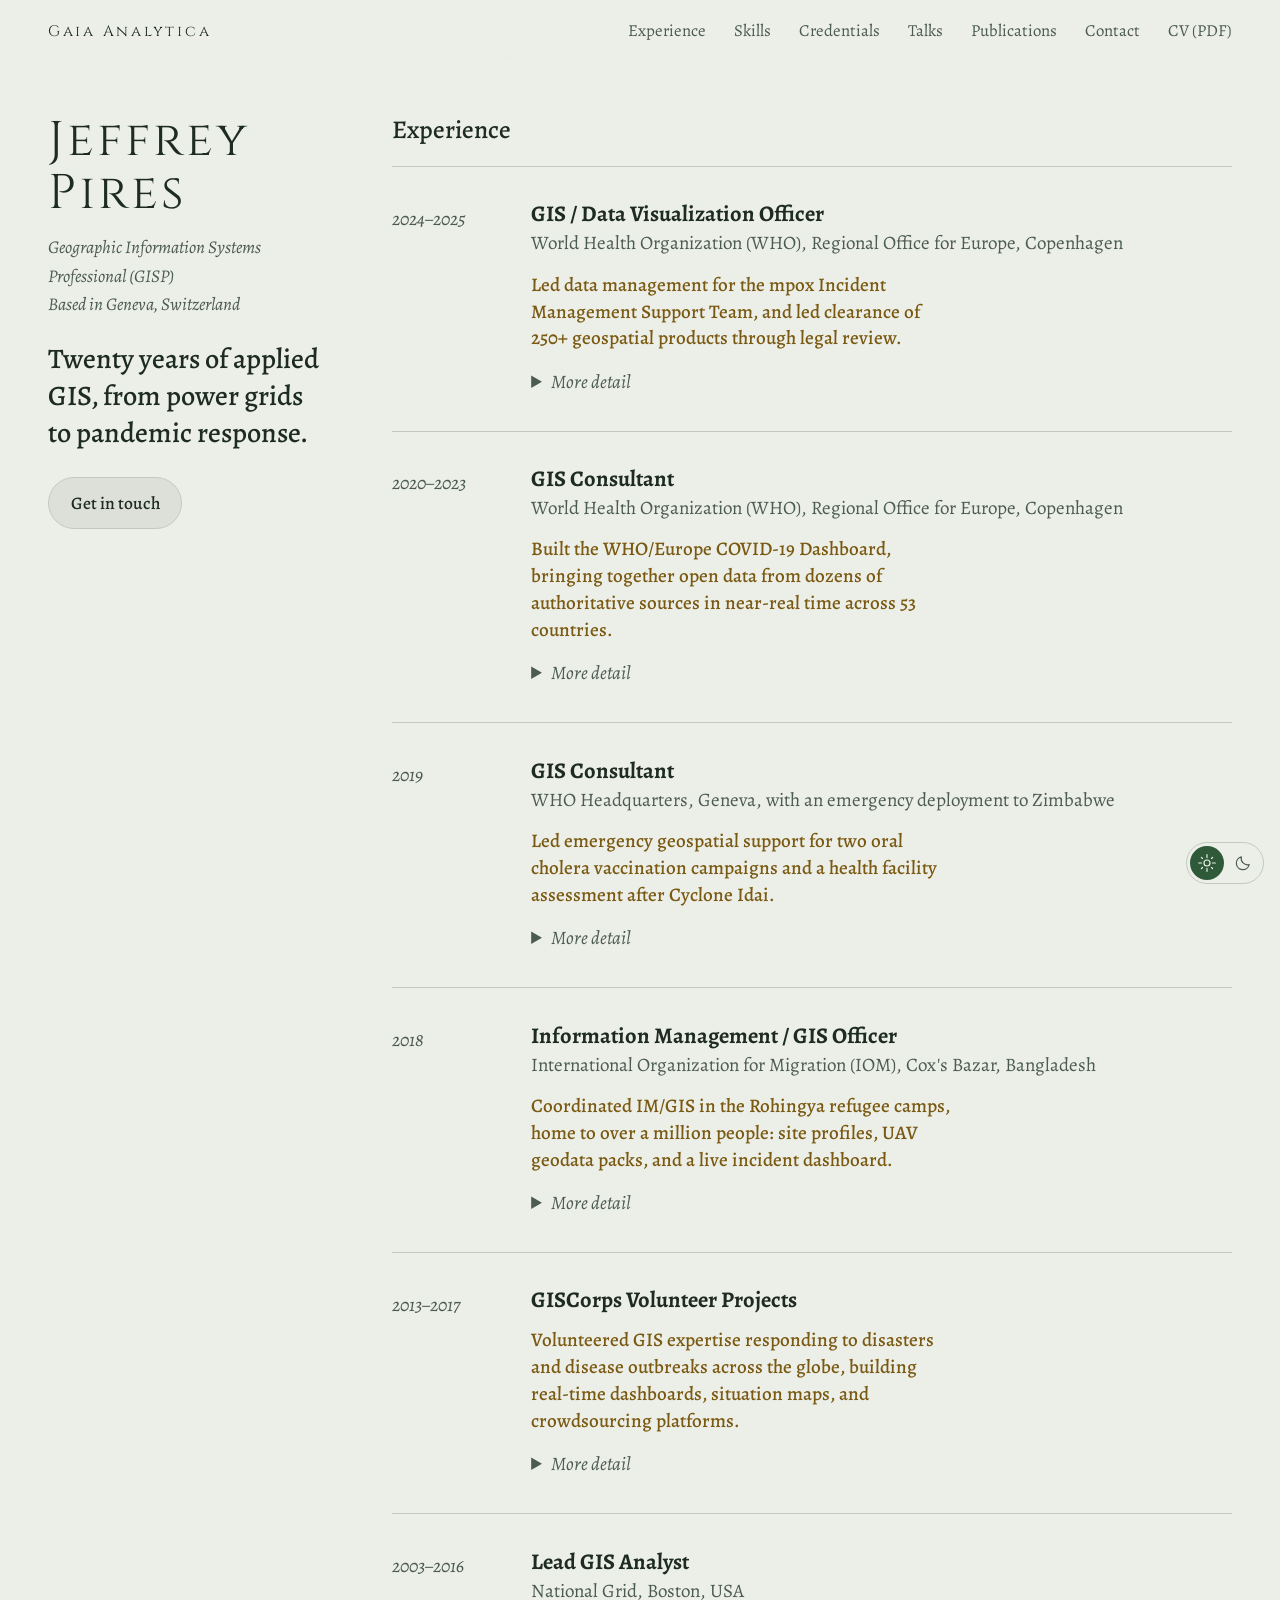
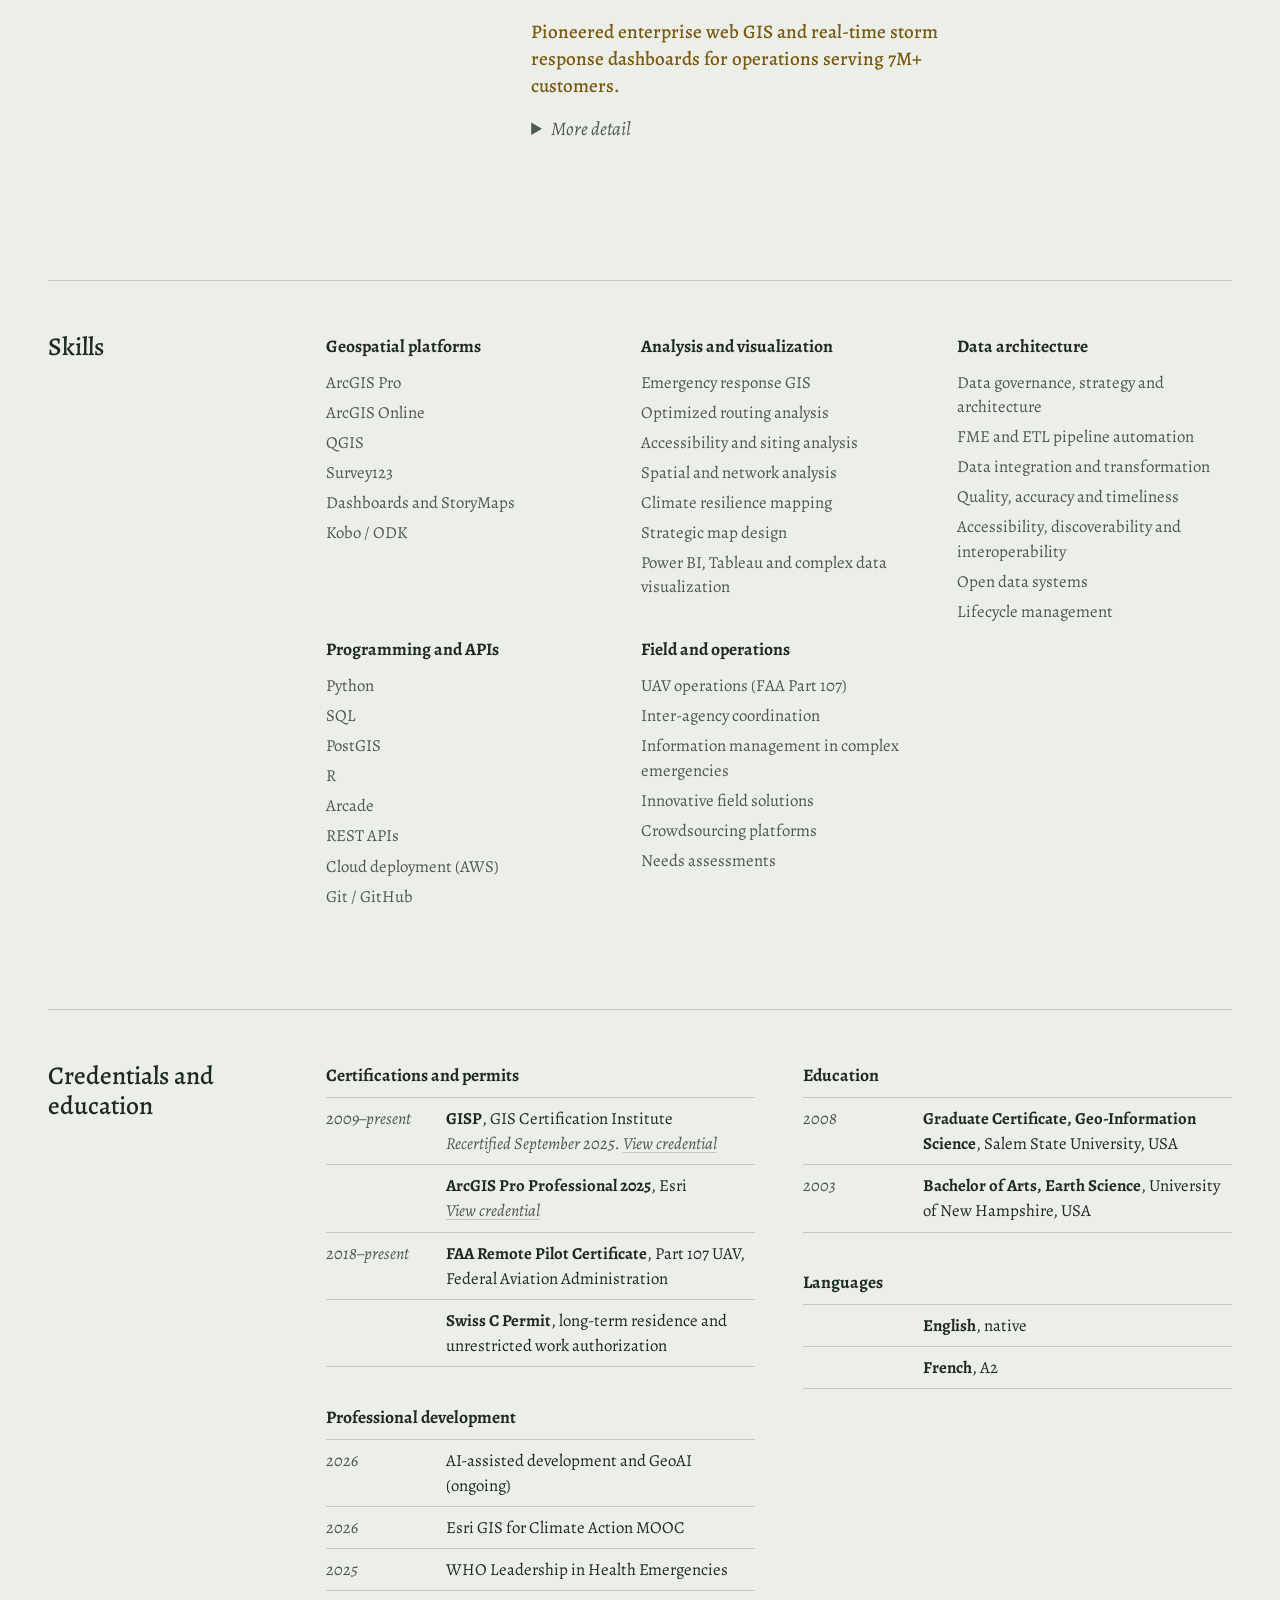
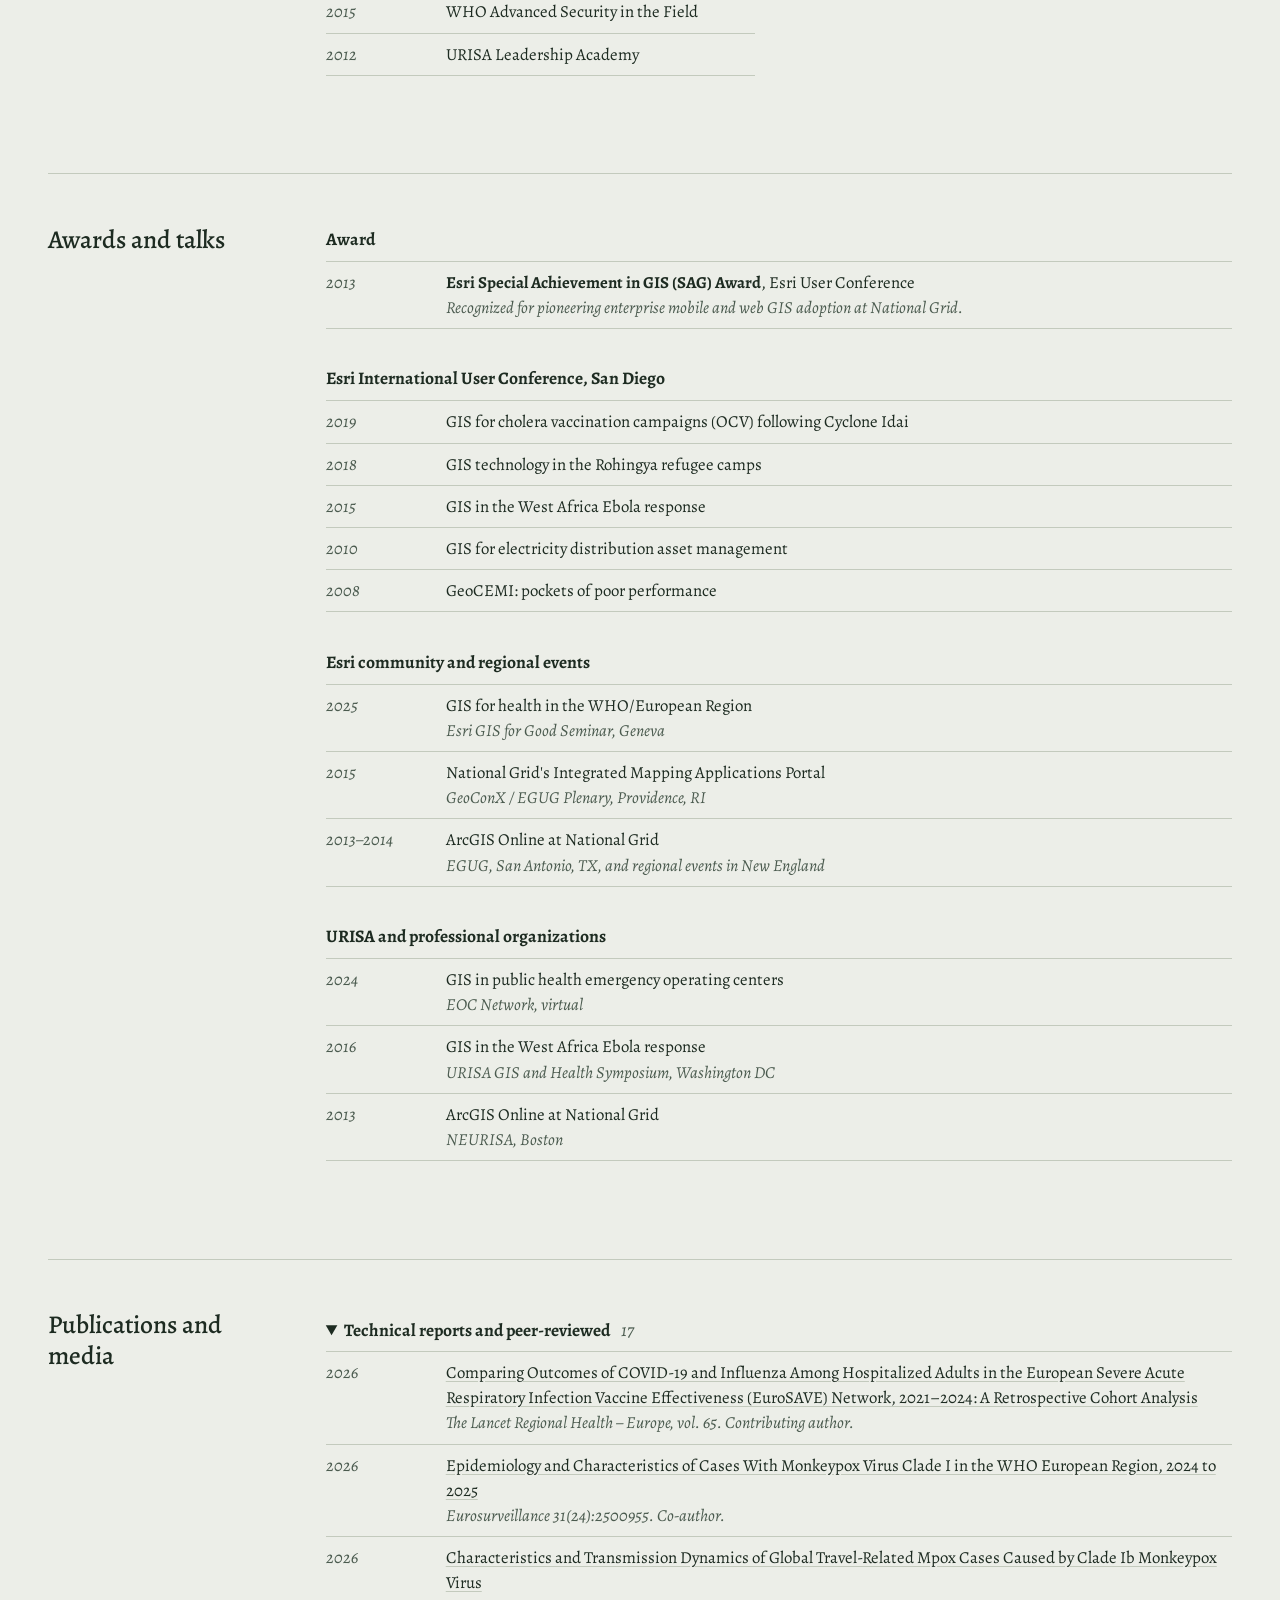
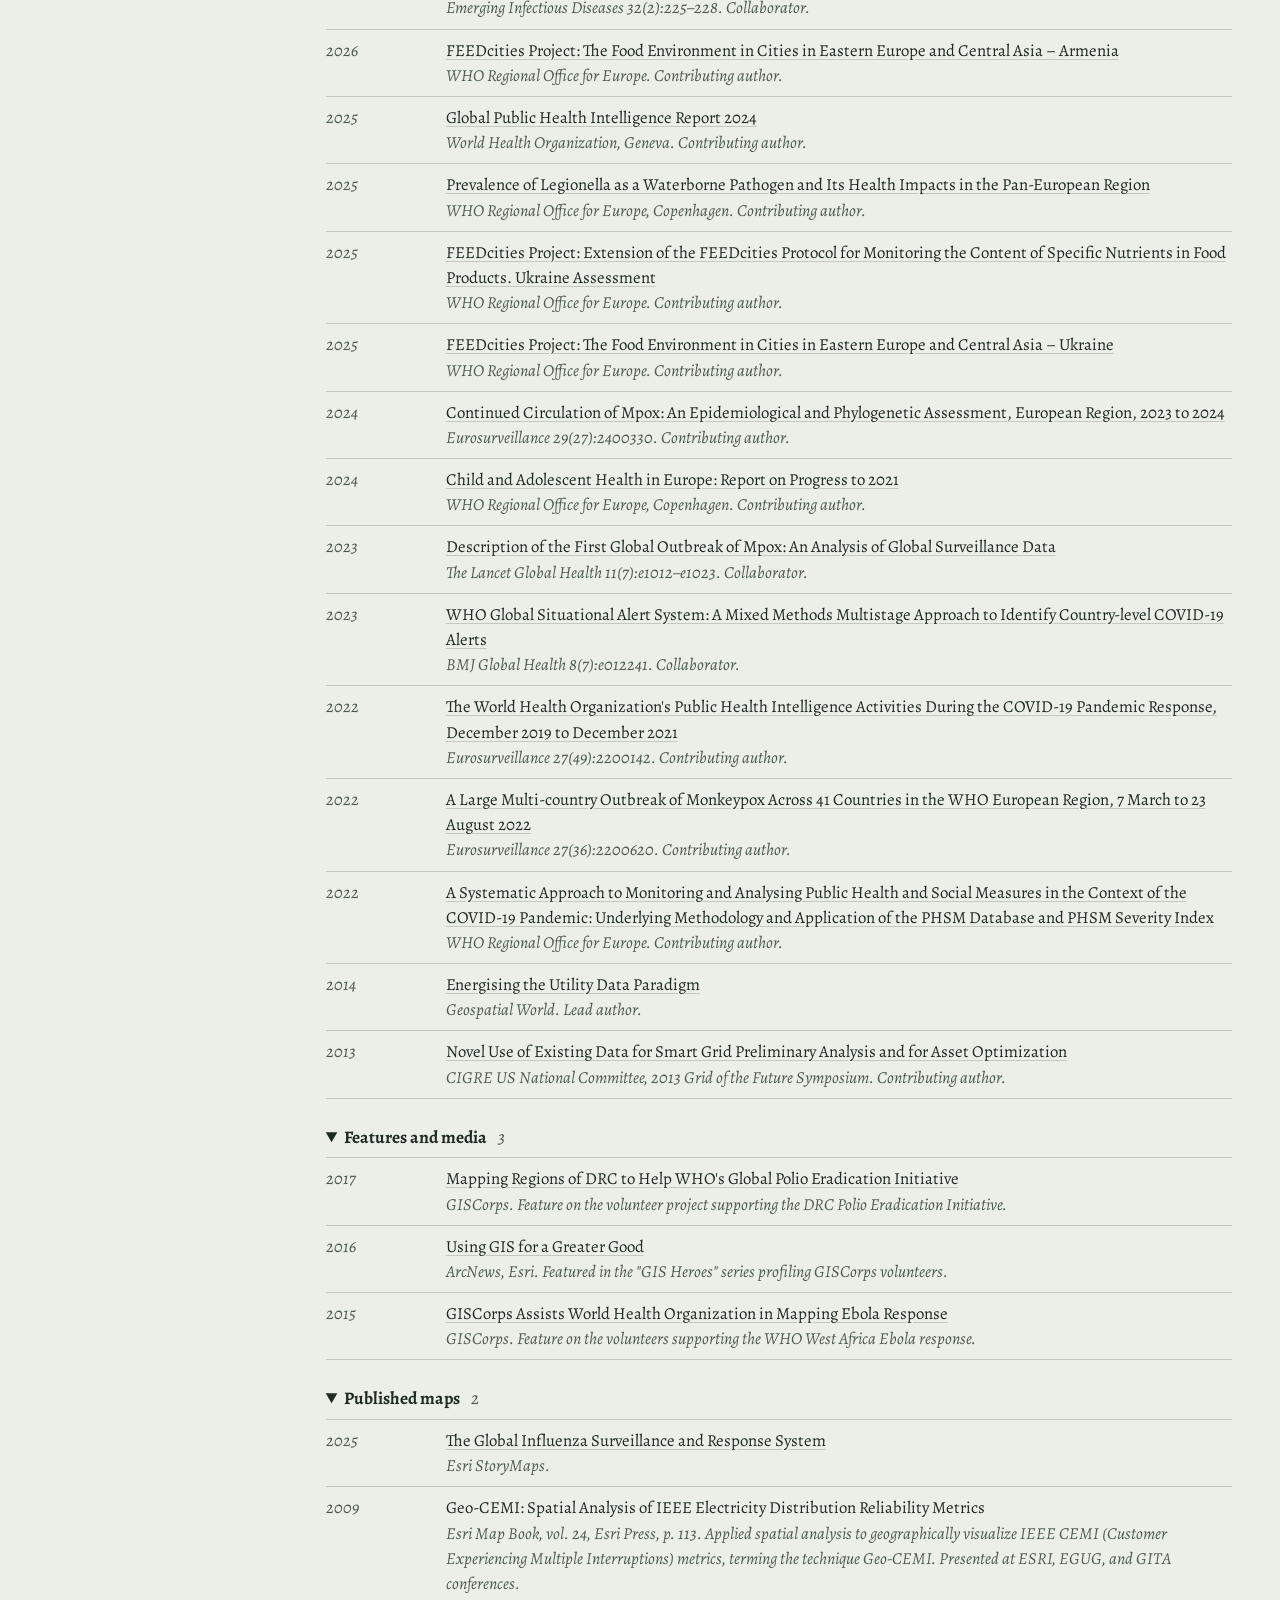
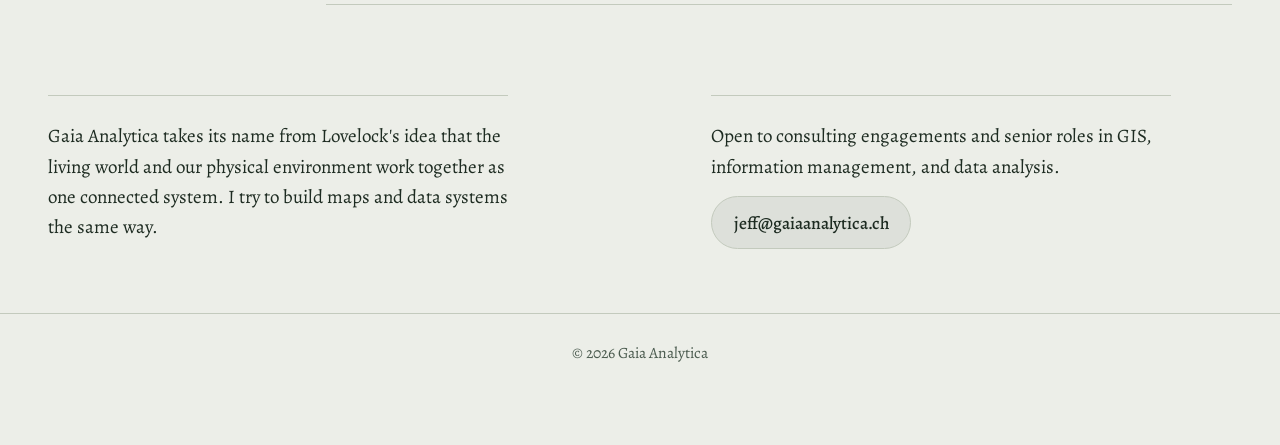
<file: cv.html>
<!DOCTYPE html>
<html lang="en" data-theme="paper">
<head>

<meta charset="UTF-8">
<meta name="viewport" content="width=device-width, initial-scale=1.0">
<meta name="description" content="Jeffrey Pires, GISP: Senior GIS &amp; Data Visualization Professional. Geneva-based geospatial expert open to new roles, projects, and collaborations.">
<meta property="og:title" content="Jeffrey Pires, GISP | Gaia Analytica">
<meta property="og:description" content="Senior GIS &amp; Data Visualization Professional. Geneva-based geospatial expert open to new roles, projects, and collaborations.">
<meta property="og:url" content="https://gaiaanalytica.ch/cv.html">
<meta property="og:type" content="profile">
<meta property="og:image" content="https://gaiaanalytica.ch/og-image.jpg">
<title>Jeffrey Pires, GISP | Gaia Analytica</title>
<link rel="canonical" href="https://gaiaanalytica.ch/cv.html">
<link rel="icon" type="image/svg+xml" href="favicon.svg">
<script type="application/ld+json">
{
  "@context": "https://schema.org",
  "@type": "Person",
  "name": "Jeffrey Pires",
  "alternateName": "Jeff Pires",
  "jobTitle": "GIS & Geospatial Data Consultant",
  "url": "https://gaiaanalytica.ch/cv.html",
  "address": {
    "@type": "PostalAddress",
    "addressLocality": "Geneva",
    "addressCountry": "CH"
  },
  "hasCredential": {
    "@type": "EducationalOccupationalCredential",
    "credentialCategory": "GISP",
    "recognizedBy": {
      "@type": "Organization",
      "name": "GIS Certification Institute"
    }
  }
}
</script>
<link rel="preload" href="fonts/cinzel-normal-400.woff2" as="font" type="font/woff2" crossorigin>
<link rel="preload" href="fonts/alegreya-normal-400.woff2" as="font" type="font/woff2" crossorigin>
<link rel="stylesheet" href="fonts/fonts.css">
<style>
/* ---------- tokens ---------- */
:root {
  --ground: #eceee8;       /* survey paper, cool and a little green */
  --paper-2: #e2e6dd;
  --ink: #1d2b21;          /* deep forest, not black */
  --ink-soft: #4b5b4f;
  --rule: #c3cabd;
  --forest: #2f5a3a;
  --ochre: #7a5a12;        /* outcomes, on-site pins */
  --water: #b6ccd3;
  --coast: rgba(29, 43, 33, 0.35);
  --relief-filter: invert(1);
  --relief-blend: multiply;
  --relief-opacity: 0.62;
  --world-opacity: 0.8;
  --fade: #eceee8;
  --serif: 'Alegreya', Georgia, serif;
  --display: 'Cinzel', serif;
}
:root[data-theme="dark"] {
  --ground: #0b120d;
  --paper-2: #121c15;
  --ink: #e6e1cf;
  --ink-soft: #b4b8a4;
  --rule: #2a3a2d;
  --forest: #a9c47a;
  --ochre: #d8b862;
  --water: #1a2f36;
  --coast: rgba(200, 215, 170, 0.28);
  --relief-filter: none;
  --relief-blend: screen;
  --relief-opacity: 0.55;
  --world-opacity: 0.5;
  --fade: #0b120d;
}

* { margin: 0; padding: 0; box-sizing: border-box; }
html { scroll-behavior: smooth; }
body {
  background: var(--ground);
  color: var(--ink);
  font-family: var(--serif);
  font-size: 1.1875rem;
  line-height: 1.6;
  font-feature-settings: "onum" 1;
  -webkit-font-smoothing: antialiased;
}
a { color: inherit; }
:focus-visible { outline: 2px solid var(--forest); outline-offset: 3px; border-radius: 2px; }

/* ---------- top bar ---------- */
.bar {
  position: fixed; top: 0; left: 0; right: 0; z-index: 50;
  display: flex; justify-content: space-between; align-items: baseline;
  padding: 1.1rem clamp(1.25rem, 4vw, 3rem);
  background: linear-gradient(to bottom, var(--ground) 40%, transparent);
}
.brand { font-family: var(--display); letter-spacing: 0.18em; font-size: 0.95rem; text-decoration: none; }
.bar nav { display: flex; gap: 1.75rem; font-size: 1.05rem; }
.bar nav a { text-decoration: none; color: var(--ink-soft); }
.bar nav a:hover { color: var(--ink); text-decoration: underline; text-underline-offset: 4px; }

/* ---------- masthead (identity, kept compact: the page opens on the work) ---------- */
.intro h1 { font-family: var(--display); font-weight: 400; font-size: clamp(2rem, 3.8vw, 3.1rem); line-height: 1.08; letter-spacing: 0.06em; }
.role-line { margin-top: 0.8rem; font-style: italic; color: var(--ink-soft); font-size: 1.12rem; }
.lede { margin-top: 1.4rem; font-size: clamp(1.35rem, 2.2vw, 1.8rem); line-height: 1.3; font-weight: 500; max-width: 30ch; }
.actions { margin-top: 1.6rem; display: flex; flex-wrap: wrap; gap: 0.9rem 1.6rem; align-items: baseline; }
.btn {
  display: inline-block; padding: 0.7rem 1.35rem; font-size: 1.1rem; font-weight: 500;
  text-decoration: none; color: var(--ink); border-radius: 999px;
  background: color-mix(in srgb, var(--ink) 7%, transparent); border: 1px solid var(--rule);
  transition: background 0.25s, border-color 0.25s;
}
.btn:hover { background: color-mix(in srgb, var(--ink) 13%, transparent); border-color: var(--ink-soft); }
.textlink { font-size: 1.1rem; text-underline-offset: 5px; }

/* ---------- experience: the page opens here. Identity in a sticky left column, roles on the right ---------- */
.experience {
  display: grid; grid-template-columns: minmax(15rem, 1fr) minmax(0, 3fr);
  column-gap: clamp(2rem, 5vw, 5rem); align-content: start;
  padding: clamp(6rem, 9vw, 7.5rem) clamp(1.25rem, 4vw, 3rem) clamp(3rem, 6vw, 5rem);
  max-width: 96rem; margin: 0 auto;
}
.intro { position: sticky; top: 5.5rem; align-self: start; }
.roles h2 { font-weight: 500; font-size: 1.6rem; line-height: 1.2; margin-bottom: 0.4rem; }

/* each role: the years sit in their own gutter, like a ledger, so the page scans as a timeline */
.role { display: grid; grid-template-columns: 7.2rem minmax(0, 1fr); column-gap: 1.5rem; padding: 2.1rem 0; border-top: 1px solid var(--rule); transition: opacity 0.3s; }
.role > * { grid-column: 2; }
.roles h2 + .role { margin-top: 1.25rem; }
.role .when { grid-column: 1; grid-row: 1 / span 4; font-style: italic; color: var(--ink-soft); font-size: 1.15rem; padding-top: 0.2rem; }
.role h3 { font-weight: 700; font-size: 1.4rem; line-height: 1.25; }
.role .org { color: var(--ink-soft); }
.role .out { margin-top: 0.8rem; color: var(--ochre); font-weight: 500; font-size: 1.2rem; line-height: 1.4; max-width: 42ch; }
.role details { margin-top: 0.9rem; }
.role summary { cursor: pointer; font-style: italic; color: var(--ink-soft); width: fit-content; }
.role summary:hover { color: var(--ink); }
.role ul { margin: 0.8rem 0 0 1.1rem; max-width: 62ch; }
.role li { margin-bottom: 0.6rem; font-size: 1.05rem; line-height: 1.55; }
.role li b { font-weight: 700; font-style: normal; }

/* ---------- reference sheets: skills, credentials, talks, publications ---------- */
.sheet {
  max-width: 96rem; margin: 0 auto; padding: 1.6rem clamp(1.25rem, 4vw, 3rem) 0; margin-bottom: 4.5rem;
  display: grid; grid-template-columns: minmax(11rem, 1fr) minmax(0, 4fr); gap: clamp(1.25rem, 4vw, 4rem);
  scroll-margin-top: 4.5rem;
}
.sheet::before { content: ""; grid-column: 1 / -1; border-top: 1px solid var(--rule); margin-bottom: -0.2rem; }
.sheet > h2 { font-weight: 500; font-size: 1.6rem; line-height: 1.2; }
.sheet h3 { font-size: 1.1rem; font-weight: 700; margin: 2.2rem 0 0.5rem; }
.sheet > div > h3:first-child, .twocol > div > h3:first-child { margin-top: 0; }
.skillgrid { display: grid; grid-template-columns: repeat(auto-fit, minmax(15rem, 1fr)); gap: 0.5rem 2.5rem; }
.skillgrid h3 { margin-top: 0; }
.skillgrid ul { list-style: none; }
.skillgrid li { font-size: 1.05rem; line-height: 1.45; padding: 0.18rem 0; color: var(--ink-soft); }
.twocol { display: grid; grid-template-columns: repeat(auto-fit, minmax(20rem, 1fr)); gap: 0 3rem; }
.rows { list-style: none; max-width: 62rem; }
.rows li { display: grid; grid-template-columns: 6.5rem minmax(0, 1fr); gap: 1rem; padding: 0.5rem 0; border-top: 1px solid var(--rule); font-size: 1.05rem; line-height: 1.5; }
.rows li:last-child { border-bottom: 1px solid var(--rule); }
.rows .yr { font-style: italic; color: var(--ink-soft); }
.rows i { color: var(--ink-soft); display: block; }
.rows b { font-weight: 700; }
.rows a { text-underline-offset: 3px; text-decoration-color: var(--rule); }
.rows a:hover { text-decoration-color: var(--forest); }
.grp { margin-bottom: 1.1rem; }
.grp summary { cursor: pointer; font-weight: 700; font-size: 1.1rem; padding: 0.4rem 0; width: fit-content; }
.grp summary i { font-weight: 400; color: var(--ink-soft); margin-left: 0.5rem; }
.grp summary:hover { color: var(--forest); }

/* ---------- about + footer ---------- */
.about {
  max-width: 96rem; margin: 0 auto; padding: 0 clamp(1.25rem, 4vw, 3rem) 4rem;
  display: grid; grid-template-columns: minmax(0, 1.15fr) minmax(0, 1fr); gap: clamp(2rem, 5vw, 5rem);
}
.about > div { border-top: 1px solid var(--rule); padding-top: 1.6rem; max-width: 46ch; }
.about p + p { margin-top: 0.9rem; }
.gaia-gif { display: block; margin-top: 1.4rem; width: 160px; height: 160px; }
.gif-dark { display: none; }
:root[data-theme="dark"] .gif-light { display: none; }
:root[data-theme="dark"] .gif-dark { display: block; }.about .soft { color: var(--ink-soft); font-style: italic; }
footer { border-top: 1px solid var(--rule); padding: 1.6rem clamp(1.25rem, 4vw, 3rem) 5rem; color: var(--ink-soft); font-size: 0.98rem; display: flex; flex-wrap: wrap; gap: 0.4rem 2rem; justify-content: center; text-align: center; }

/* light/dark switch: sun and moon side by side, the active one filled */
.theme { position: fixed; right: 1rem; bottom: 1rem; z-index: 60; display: inline-flex; padding: 3px; gap: 2px; border: 1px solid var(--rule); border-radius: 999px; background: var(--ground); color: var(--ink-soft); cursor: pointer; font: inherit; }
.theme .seg { display: grid; place-items: center; width: 34px; height: 34px; border-radius: 50%; transition: background 0.2s, color 0.2s; }
.theme .seg svg { width: 20px; height: 20px; }
.theme[aria-checked="false"] .seg-light, .theme[aria-checked="true"] .seg-dark { background: var(--forest); color: var(--ground); }
.theme:hover { color: var(--ink); border-color: var(--ink-soft); }

/* ---------- small screens ---------- */
@media (max-width: 1100px) {
  .bar nav .opt2 { display: none; }
}
@media (max-width: 860px) {
  .bar nav { gap: 1.1rem; font-size: 1rem; }
  .bar nav .opt, .bar nav .opt2 { display: none; }
  .sheet { grid-template-columns: 1fr; margin-bottom: 3rem; }
  .rows li { grid-template-columns: 5.9rem minmax(0, 1fr); gap: 0.6rem; font-size: 1rem; }
  .about { grid-template-columns: 1fr; }
  .experience { display: block; padding-top: 5.2rem; }
  .intro { position: static; padding-bottom: 1.6rem; }
  .role { display: block; padding: 1.7rem 0; }
  .role .when { margin-bottom: 0.2rem; font-size: 1.05rem; }}
@media (prefers-reduced-motion: reduce) {
  html { scroll-behavior: auto; }
  .role { transition: none; }
}
</style>
</head>
<body>

<header class="bar">
  <a class="brand" href="index.html">Gaia Analytica</a>
  <nav aria-label="Primary">
    <a href="#experience">Experience</a>
    <a class="opt" href="#skills">Skills</a>
    <a class="opt2" href="#credentials">Credentials</a>
    <a class="opt2" href="#recognition">Talks</a>
    <a class="opt" href="#publications">Publications</a>
    <a href="#contact">Contact</a>
    <a href="../../Jeffrey_Pires_CV_2026.pdf">CV (PDF)</a>
  </nav>
</header>

<main id="top">
  <section class="experience" id="experience" aria-label="Experience">
    <div class="intro">
      <h1>Jeffrey Pires</h1>
      <p class="role-line">Geographic Information Systems Professional (GISP)<br>Based in Geneva, Switzerland</p>
      <p class="lede">Twenty years of applied GIS, from power grids to pandemic response.</p>
      <div class="actions">
        <a class="btn" href="mailto:jeff@gaiaanalytica.ch">Get in touch</a>      </div>
    </div>

    <div class="roles" id="roles">
      <h2>Experience</h2>

      <article class="role">
        <div class="when">2024–2025</div>
        <h3>GIS / Data Visualization Officer</h3>
        <div class="org">World Health Organization (WHO), Regional Office for Europe, Copenhagen</div>
        <p class="out">Led data management for the mpox Incident Management Support Team, and led clearance of 250+ geospatial products through legal review.</p>
        <details><summary>More detail</summary><ul>
          <li>Delivered IM/GIS solutions for multi-hazard emergencies including infectious disease monitoring (mpox, cholera, hepatitis, zoonotic influenza) and complex humanitarian crises (Ukraine, Gaza); led data management for the mpox Incident Management Support Team (IMST) during its emergency response</li>
          <li>Contributed to event-based surveillance workflows, translating multi-source signals from EIOS (Epidemic Intelligence from Open Sources) into risk visualizations for surveillance teams, and collaborated with immunization and vaccination programmes on vaccination data mapping</li>
          <li>Led clearance of 250+ geospatial products through legal review with technical teams; contributing author on peer-reviewed publications and reports</li>
        </ul></details>
      </article>

      <article class="role">
        <div class="when">2020–2023</div>
        <h3>GIS Consultant</h3>
        <div class="org">World Health Organization (WHO), Regional Office for Europe, Copenhagen</div>
        <p class="out">Built the WHO/Europe COVID-19 Dashboard, bringing together open data from dozens of authoritative sources in near-real time across 53 countries.</p>
        <details><summary>More detail</summary><ul>
          <li>Developed and maintained WHO/Europe COVID-19 Dashboard (Feb 2020–Nov 2023); architected open data integration across dozens of authoritative sources in near-real time using Python, with data governance protocols ensuring reliable and timely updates across 53 countries</li>
          <li>Co-founded the WHO/Europe GIS Hub; contributed to regional strategy and GIS for Health roadmap; strengthened regional capacity for health emergency detection, surveillance, and response</li>
        </ul></details>
      </article>

      <article class="role">
        <div class="when">2019</div>
        <h3>GIS Consultant</h3>
        <div class="org">WHO Headquarters, Geneva, with an emergency deployment to Zimbabwe</div>
        <p class="out">Led emergency geospatial support for two oral cholera vaccination campaigns and a health facility assessment after Cyclone Idai.</p>
        <details><summary>More detail</summary><ul>
          <li>Emergency GIS deployment: Cyclone Idai response, Zimbabwe. Rapid geospatial support for WHO humanitarian operations following the March 2019 disaster.</li>
          <li>Geospatial analysis and mapping in support of WHO headquarters health emergency programs</li>
        </ul></details>
      </article>

      <article class="role">
        <div class="when">2018</div>
        <h3>Information Management / GIS Officer</h3>
        <div class="org">International Organization for Migration (IOM), Cox's Bazar, Bangladesh</div>
        <p class="out">Coordinated IM/GIS in the Rohingya refugee camps, home to over a million people: site profiles, UAV geodata packs, and a live incident dashboard.</p>
        <details><summary>More detail</summary><ul>
          <li>Coordinated IM/GIS support in Rohingya refugee camps (1M+ population); managed data collection, analysis, and publication of site profiles and needs assessments guiding inter-agency coordination</li>
          <li>Developed web portal, portable UAV imagery geodata packs, and interactive incident dashboard for humanitarian monitoring</li>
          <li>Designed GIS-supported vetiver grass cash-for-work slope stabilization program: innovative field application of geospatial analysis to reduce landslide risk in densely settled camp areas</li>
        </ul></details>
      </article>

      <article class="role">
        <div class="when">2013–2017</div>
        <h3>GISCorps Volunteer Projects</h3>        <p class="out">Volunteered GIS expertise responding to disasters and disease outbreaks across the globe, building real-time dashboards, situation maps, and crowdsourcing platforms.</p>
        <details><summary>More detail</summary><ul>
          <li><b>2017, US-CDC Shelter Monitoring:</b> Developed real-time dashboards tracking shelter capacity for emergency response</li>
          <li><b>2017, WHO DRC Polio Eradication:</b> Architected crowdsourcing platform supporting digitization of 750K+ structures across the DRC</li>
          <li><b>2015, WHO Ebola Outbreak, Geneva:</b> GISCorps specialist for the WHO West Africa response; managed data flows, maintained situation maps, launched open data portal from WHO headquarters. This mission marked the pivot from utility infrastructure GIS into humanitarian and public health work</li>
          <li><b>2014, USGS iCoast: Did the Coast Change?:</b> Pilot crowdsourcing study identifying changes to the coastline following Hurricane Sandy</li>
          <li><b>2014, Typhoon Hagupit/Ruby Social Media Crowdsourcing, Philippines:</b> Geolocated social media content to map damage reports and requests for assistance</li>
          <li><b>2013, Hurricane Sandy Aerial Damage Assessment, USA:</b> Evaluated crowdsourced assessments of storm damage imagery</li>
        </ul></details>
      </article>

      <article class="role">
        <div class="when">2003–2016</div>
        <h3>Lead GIS Analyst</h3>
        <div class="org">National Grid, Boston, USA</div>
        <p class="out">Pioneered enterprise web GIS and real-time storm response dashboards for operations serving 7M+ customers.</p>
        <details><summary>More detail</summary><ul>
          <li>Lead GIS Analyst, 2013–2016. Senior GIS Analyst, 2008–2012. GIS Analyst, 2005–2007. Contractor, 2003–2004.</li>
          <li>Developed and launched enterprise mapping portal as an ArcGIS Online early adopter; scaled from initial pilot to 2000+ office and mobile users by identifying departmental challenges and delivering targeted GIS solutions</li>
          <li>Developed mobile damage assessment tools and real-time dashboards integrating live weather, crew locations, power grid status, customer outages, and asset conditions</li>
          <li>Pioneered web GIS enterprise adoption supporting operations serving 7M+ customers; built emergency response tools enabling real-time situational awareness across the grid; deployed and managed GIS infrastructure on AWS</li>
          <li>Co-authored the enterprise asset data governance policy, establishing single-source-of-truth and accountability standards that carried forward into every later data architecture role</li>
        </ul></details>
      </article>
    </div>
  </section>

  <section class="sheet" id="skills" aria-labelledby="skills-h">
    <h2 id="skills-h">Skills</h2>
    <div class="skillgrid">
      <div><h3>Geospatial platforms</h3><ul>
        <li>ArcGIS Pro</li><li>ArcGIS Online</li><li>QGIS</li><li>Survey123</li><li>Dashboards and StoryMaps</li><li>Kobo / ODK</li></ul></div>
      <div><h3>Analysis and visualization</h3><ul>
        <li>Emergency response GIS</li><li>Optimized routing analysis</li><li>Accessibility and siting analysis</li><li>Spatial and network analysis</li><li>Climate resilience mapping</li><li>Strategic map design</li><li>Power BI, Tableau and complex data visualization</li></ul></div>
      <div><h3>Data architecture</h3><ul>
        <li>Data governance, strategy and architecture</li><li>FME and ETL pipeline automation</li><li>Data integration and transformation</li><li>Quality, accuracy and timeliness</li><li>Accessibility, discoverability and interoperability</li><li>Open data systems</li><li>Lifecycle management</li></ul></div>
      <div><h3>Programming and APIs</h3><ul>
        <li>Python</li><li>SQL</li><li>PostGIS</li><li>R</li><li>Arcade</li><li>REST APIs</li><li>Cloud deployment (AWS)</li><li>Git / GitHub</li></ul></div>
      <div><h3>Field and operations</h3><ul>
        <li>UAV operations (FAA Part 107)</li><li>Inter-agency coordination</li><li>Information management in complex emergencies</li><li>Innovative field solutions</li><li>Crowdsourcing platforms</li><li>Needs assessments</li></ul></div>
    </div>
  </section>

  <section class="sheet" id="credentials" aria-labelledby="cred-h">
    <h2 id="cred-h">Credentials and education</h2>
    <div class="twocol">
      <div>
        <h3>Certifications and permits</h3>
        <ul class="rows">
          <li><span class="yr">2009–present</span><span><b>GISP</b>, GIS Certification Institute <i>Recertified September 2025. <a href="https://credsverse.com/credentials/4795179e-03ca-402d-8efd-cd2a76aa0496?preview=1" target="_blank" rel="noopener">View credential</a></i></span></li>
          <li><span class="yr"></span><span><b>ArcGIS Pro Professional 2025</b>, Esri <i><a href="https://www.credly.com/badges/8a876e42-4282-4fac-b759-1b677335545e/linked_in_profile" target="_blank" rel="noopener">View credential</a></i></span></li>
          <li><span class="yr">2018–present</span><span><b>FAA Remote Pilot Certificate</b>, Part 107 UAV, Federal Aviation Administration</span></li>
          <li><span class="yr"></span><span><b>Swiss C Permit</b>, long-term residence and unrestricted work authorization</span></li>
        </ul>
        <h3>Professional development</h3>
        <ul class="rows">
          <li><span class="yr">2026</span><span>AI-assisted development and GeoAI (ongoing)</span></li>
          <li><span class="yr">2026</span><span>Esri GIS for Climate Action MOOC</span></li>
          <li><span class="yr">2025</span><span>WHO Leadership in Health Emergencies</span></li>
          <li><span class="yr">2015</span><span>WHO Advanced Security in the Field</span></li>
          <li><span class="yr">2012</span><span>URISA Leadership Academy</span></li>
        </ul>
      </div>
      <div>
        <h3>Education</h3>
        <ul class="rows">
          <li><span class="yr">2008</span><span><b>Graduate Certificate, Geo-Information Science</b>, Salem State University, USA</span></li>
          <li><span class="yr">2003</span><span><b>Bachelor of Arts, Earth Science</b>, University of New Hampshire, USA</span></li>
        </ul>
        <h3>Languages</h3>
        <ul class="rows">
          <li><span class="yr"></span><span><b>English</b>, native</span></li>
          <li><span class="yr"></span><span><b>French</b>, A2</span></li>
        </ul>
      </div>
    </div>
  </section>

  <section class="sheet" id="recognition" aria-labelledby="rec-h">
    <h2 id="rec-h">Awards and talks</h2>
    <div>
      <h3>Award</h3>
      <ul class="rows">
        <li><span class="yr">2013</span><span><b>Esri Special Achievement in GIS (SAG) Award</b>, Esri User Conference <i>Recognized for pioneering enterprise mobile and web GIS adoption at National Grid.</i></span></li>
      </ul>
      <h3>Esri International User Conference, San Diego</h3>
      <ul class="rows">
        <li><span class="yr">2019</span><span>GIS for cholera vaccination campaigns (OCV) following Cyclone Idai</span></li>
        <li><span class="yr">2018</span><span>GIS technology in the Rohingya refugee camps</span></li>
        <li><span class="yr">2015</span><span>GIS in the West Africa Ebola response</span></li>
        <li><span class="yr">2010</span><span>GIS for electricity distribution asset management</span></li>
        <li><span class="yr">2008</span><span>GeoCEMI: pockets of poor performance</span></li>
      </ul>
      <h3>Esri community and regional events</h3>
      <ul class="rows">
        <li><span class="yr">2025</span><span>GIS for health in the WHO/European Region <i>Esri GIS for Good Seminar, Geneva</i></span></li>
        <li><span class="yr">2015</span><span>National Grid's Integrated Mapping Applications Portal <i>GeoConX / EGUG Plenary, Providence, RI</i></span></li>
        <li><span class="yr">2013–2014</span><span>ArcGIS Online at National Grid <i>EGUG, San Antonio, TX, and regional events in New England</i></span></li>
      </ul>
      <h3>URISA and professional organizations</h3>
      <ul class="rows">
        <li><span class="yr">2024</span><span>GIS in public health emergency operating centers <i>EOC Network, virtual</i></span></li>
        <li><span class="yr">2016</span><span>GIS in the West Africa Ebola response <i>URISA GIS and Health Symposium, Washington DC</i></span></li>
        <li><span class="yr">2013</span><span>ArcGIS Online at National Grid <i>NEURISA, Boston</i></span></li>
      </ul>
    </div>
  </section>

  <section class="sheet" id="publications" aria-labelledby="pub-h">
    <h2 id="pub-h">Publications and media</h2>
    <div>
      <details class="grp" open><summary>Technical reports and peer-reviewed <i>17</i></summary>
      <ul class="rows">
        <li><span class="yr">2026</span><span><a href="https://www.thelancet.com/journals/lanepe/article/PIIS2666-7762(26)00084-0/fulltext" target="_blank" rel="noopener">Comparing Outcomes of COVID-19 and Influenza Among Hospitalized Adults in the European Severe Acute Respiratory Infection Vaccine Effectiveness (EuroSAVE) Network, 2021–2024: A Retrospective Cohort Analysis</a> <i>The Lancet Regional Health – Europe, vol. 65. Contributing author.</i></span></li>
        <li><span class="yr">2026</span><span><a href="https://doi.org/10.2807/1560-7917.ES.2026.31.24.2500955" target="_blank" rel="noopener">Epidemiology and Characteristics of Cases With Monkeypox Virus Clade I in the WHO European Region, 2024 to 2025</a> <i>Eurosurveillance 31(24):2500955. Co-author.</i></span></li>
        <li><span class="yr">2026</span><span><a href="https://doi.org/10.3201/eid3202.251530" target="_blank" rel="noopener">Characteristics and Transmission Dynamics of Global Travel-Related Mpox Cases Caused by Clade Ib Monkeypox Virus</a> <i>Emerging Infectious Diseases 32(2):225–228. Collaborator.</i></span></li>
        <li><span class="yr">2026</span><span><a href="https://iris.who.int/handle/10665/384932" target="_blank" rel="noopener">FEEDcities Project: The Food Environment in Cities in Eastern Europe and Central Asia – Armenia</a> <i>WHO Regional Office for Europe. Contributing author.</i></span></li>
        <li><span class="yr">2025</span><span><a href="https://iris.who.int/handle/10665/384924" target="_blank" rel="noopener">Global Public Health Intelligence Report 2024</a> <i>World Health Organization, Geneva. Contributing author.</i></span></li>
        <li><span class="yr">2025</span><span><a href="https://www.who.int/europe/publications/i/item/9789289062572" target="_blank" rel="noopener">Prevalence of Legionella as a Waterborne Pathogen and Its Health Impacts in the Pan-European Region</a> <i>WHO Regional Office for Europe, Copenhagen. Contributing author.</i></span></li>
        <li><span class="yr">2025</span><span><a href="https://iris.who.int/handle/10665/381722" target="_blank" rel="noopener">FEEDcities Project: Extension of the FEEDcities Protocol for Monitoring the Content of Specific Nutrients in Food Products. Ukraine Assessment</a> <i>WHO Regional Office for Europe. Contributing author.</i></span></li>
        <li><span class="yr">2025</span><span><a href="https://iris.who.int/handle/10665/381781" target="_blank" rel="noopener">FEEDcities Project: The Food Environment in Cities in Eastern Europe and Central Asia – Ukraine</a> <i>WHO Regional Office for Europe. Contributing author.</i></span></li>
        <li><span class="yr">2024</span><span><a href="https://doi.org/10.2807/1560-7917.ES.2024.29.27.2400330" target="_blank" rel="noopener">Continued Circulation of Mpox: An Epidemiological and Phylogenetic Assessment, European Region, 2023 to 2024</a> <i>Eurosurveillance 29(27):2400330. Contributing author.</i></span></li>
        <li><span class="yr">2024</span><span><a href="https://www.who.int/europe/publications/i/item/9789289058407" target="_blank" rel="noopener">Child and Adolescent Health in Europe: Report on Progress to 2021</a> <i>WHO Regional Office for Europe, Copenhagen. Contributing author.</i></span></li>
        <li><span class="yr">2023</span><span><a href="https://doi.org/10.1016/S2214-109X(23)00198-5" target="_blank" rel="noopener">Description of the First Global Outbreak of Mpox: An Analysis of Global Surveillance Data</a> <i>The Lancet Global Health 11(7):e1012–e1023. Collaborator.</i></span></li>
        <li><span class="yr">2023</span><span><a href="https://doi.org/10.1136/bmjgh-2023-012241" target="_blank" rel="noopener">WHO Global Situational Alert System: A Mixed Methods Multistage Approach to Identify Country-level COVID-19 Alerts</a> <i>BMJ Global Health 8(7):e012241. Collaborator.</i></span></li>
        <li><span class="yr">2022</span><span><a href="https://doi.org/10.2807/1560-7917.ES.2022.27.49.2200142" target="_blank" rel="noopener">The World Health Organization's Public Health Intelligence Activities During the COVID-19 Pandemic Response, December 2019 to December 2021</a> <i>Eurosurveillance 27(49):2200142. Contributing author.</i></span></li>
        <li><span class="yr">2022</span><span><a href="https://doi.org/10.2807/1560-7917.ES.2022.27.36.2200620" target="_blank" rel="noopener">A Large Multi-country Outbreak of Monkeypox Across 41 Countries in the WHO European Region, 7 March to 23 August 2022</a> <i>Eurosurveillance 27(36):2200620. Contributing author.</i></span></li>
        <li><span class="yr">2022</span><span><a href="https://iris.who.int/handle/10665/357854" target="_blank" rel="noopener">A Systematic Approach to Monitoring and Analysing Public Health and Social Measures in the Context of the COVID-19 Pandemic: Underlying Methodology and Application of the PHSM Database and PHSM Severity Index</a> <i>WHO Regional Office for Europe. Contributing author.</i></span></li>
        <li><span class="yr">2014</span><span><a href="https://geospatialworld.net/article/energising-the-utility-data-paradigm/" target="_blank" rel="noopener">Energising the Utility Data Paradigm</a> <i>Geospatial World. Lead author.</i></span></li>
        <li><span class="yr">2013</span><span><a href="https://cigre-usnc.org/wp-content/uploads/2015/11/Forte.pdf" target="_blank" rel="noopener">Novel Use of Existing Data for Smart Grid Preliminary Analysis and for Asset Optimization</a> <i>CIGRE US National Committee, 2013 Grid of the Future Symposium. Contributing author.</i></span></li>
      </ul></details>

      <details class="grp" open><summary>Features and media <i>3</i></summary>
      <ul class="rows">
        <li><span class="yr">2017</span><span><a href="https://www.giscorps.org/polio_204/" target="_blank" rel="noopener">Mapping Regions of DRC to Help WHO's Global Polio Eradication Initiative</a> <i>GISCorps. Feature on the volunteer project supporting the DRC Polio Eradication Initiative.</i></span></li>
        <li><span class="yr">2016</span><span><a href="https://www.esri.com/about/newsroom/arcnews/using-gis-for-a-greater-good" target="_blank" rel="noopener">Using GIS for a Greater Good</a> <i>ArcNews, Esri. Featured in the "GIS Heroes" series profiling GISCorps volunteers.</i></span></li>
        <li><span class="yr">2015</span><span><a href="https://www.giscorps.org/who_157/" target="_blank" rel="noopener">GISCorps Assists World Health Organization in Mapping Ebola Response</a> <i>GISCorps. Feature on the volunteers supporting the WHO West Africa Ebola response.</i></span></li>
      </ul></details>

      <details class="grp" open><summary>Published maps <i>2</i></summary>
      <ul class="rows">
        <li><span class="yr">2025</span><span><a href="https://storymaps.arcgis.com/stories/2990357f8ef24fdd91622b38f92de648" target="_blank" rel="noopener">The Global Influenza Surveillance and Response System</a> <i>Esri StoryMaps.</i></span></li>
        <li><span class="yr">2009</span><span>Geo-CEMI: Spatial Analysis of IEEE Electricity Distribution Reliability Metrics <i>Esri Map Book, vol. 24, Esri Press, p. 113. Applied spatial analysis to geographically visualize IEEE CEMI (Customer Experiencing Multiple Interruptions) metrics, terming the technique Geo-CEMI. Presented at ESRI, EGUG, and GITA conferences.</i></span></li>
      </ul></details>
    </div>
  </section>

  <section class="about" id="contact" aria-label="About and contact">
    <div>
      <p>Gaia Analytica takes its name from Lovelock's idea that the living world and our physical environment work together as one connected system. I try to build maps and data systems the same way.</p>    </div>
    <div>
      <p>Open to consulting engagements and senior roles in GIS, information management, and data analysis.</p>
      <p><a class="btn" href="mailto:jeff@gaiaanalytica.ch">jeff@gaiaanalytica.ch</a></p>
    </div>
  </section>
</main>

<footer>
  <span>© 2026 Gaia Analytica</span>
</footer>

<button class="theme" id="themeBtn" type="button" role="switch" aria-checked="false" aria-label="Dark mode" title="Switch between light and dark">
  <span class="seg seg-light" aria-hidden="true"><svg viewBox="0 0 24 24" fill="none" stroke="currentColor" stroke-width="1.4" stroke-linecap="round"><circle cx="12" cy="12" r="3.6"/><path d="M12 5.5V2M12 18.5V22M5.5 12H2M18.5 12H22M17.4 6.6l1.4-1.4M6.6 6.6L5.2 5.2M17.4 17.4l1.4 1.4M6.6 17.4l-1.4 1.4"/></svg></span>
  <span class="seg seg-dark" aria-hidden="true"><svg viewBox="0 0 24 24" fill="none" stroke="currentColor" stroke-width="1.4" stroke-linejoin="round"><path d="M19.4 14A7.8 7.8 0 0 1 10 4.6a7.8 7.8 0 1 0 9.4 9.4z"/></svg></span>
</button>

<script>
(function () {
  var btn = document.getElementById('themeBtn'), root = document.documentElement;
  function setTheme(dark) { root.setAttribute('data-theme', dark ? 'dark' : 'paper'); btn.setAttribute('aria-checked', dark ? 'true' : 'false'); }
  btn.addEventListener('click', function () { setTheme(root.getAttribute('data-theme') !== 'dark'); });
  if (/theme=dark/.test(location.search)) setTheme(true);
})();
</script>
</body>
</html>
</file>
<file: fonts/fonts.css>
/* Cinzel (headings) and Alegreya (body), latin subset, self-hosted. Both SIL Open Font License. */
@font-face { font-family: 'Alegreya'; font-style: italic; font-weight: 400; font-display: block; src: url('alegreya-italic-400.woff2') format('woff2'); unicode-range: U+0000-00FF, U+0131, U+0152-0153, U+02BB-02BC, U+02C6, U+02DA, U+02DC, U+0304, U+0308, U+0329, U+2000-206F, U+20AC, U+2122, U+2191, U+2193, U+2212, U+2215, U+FEFF, U+FFFD; }
@font-face { font-family: 'Alegreya'; font-style: normal; font-weight: 400; font-display: block; src: url('alegreya-normal-400.woff2') format('woff2'); unicode-range: U+0000-00FF, U+0131, U+0152-0153, U+02BB-02BC, U+02C6, U+02DA, U+02DC, U+0304, U+0308, U+0329, U+2000-206F, U+20AC, U+2122, U+2191, U+2193, U+2212, U+2215, U+FEFF, U+FFFD; }
@font-face { font-family: 'Alegreya'; font-style: normal; font-weight: 500; font-display: block; src: url('alegreya-normal-400.woff2') format('woff2'); unicode-range: U+0000-00FF, U+0131, U+0152-0153, U+02BB-02BC, U+02C6, U+02DA, U+02DC, U+0304, U+0308, U+0329, U+2000-206F, U+20AC, U+2122, U+2191, U+2193, U+2212, U+2215, U+FEFF, U+FFFD; }
@font-face { font-family: 'Alegreya'; font-style: normal; font-weight: 700; font-display: block; src: url('alegreya-normal-400.woff2') format('woff2'); unicode-range: U+0000-00FF, U+0131, U+0152-0153, U+02BB-02BC, U+02C6, U+02DA, U+02DC, U+0304, U+0308, U+0329, U+2000-206F, U+20AC, U+2122, U+2191, U+2193, U+2212, U+2215, U+FEFF, U+FFFD; }
@font-face { font-family: 'Cinzel'; font-style: normal; font-weight: 400; font-display: block; src: url('cinzel-normal-400.woff2') format('woff2'); unicode-range: U+0000-00FF, U+0131, U+0152-0153, U+02BB-02BC, U+02C6, U+02DA, U+02DC, U+0304, U+0308, U+0329, U+2000-206F, U+20AC, U+2122, U+2191, U+2193, U+2212, U+2215, U+FEFF, U+FFFD; }
</file>
